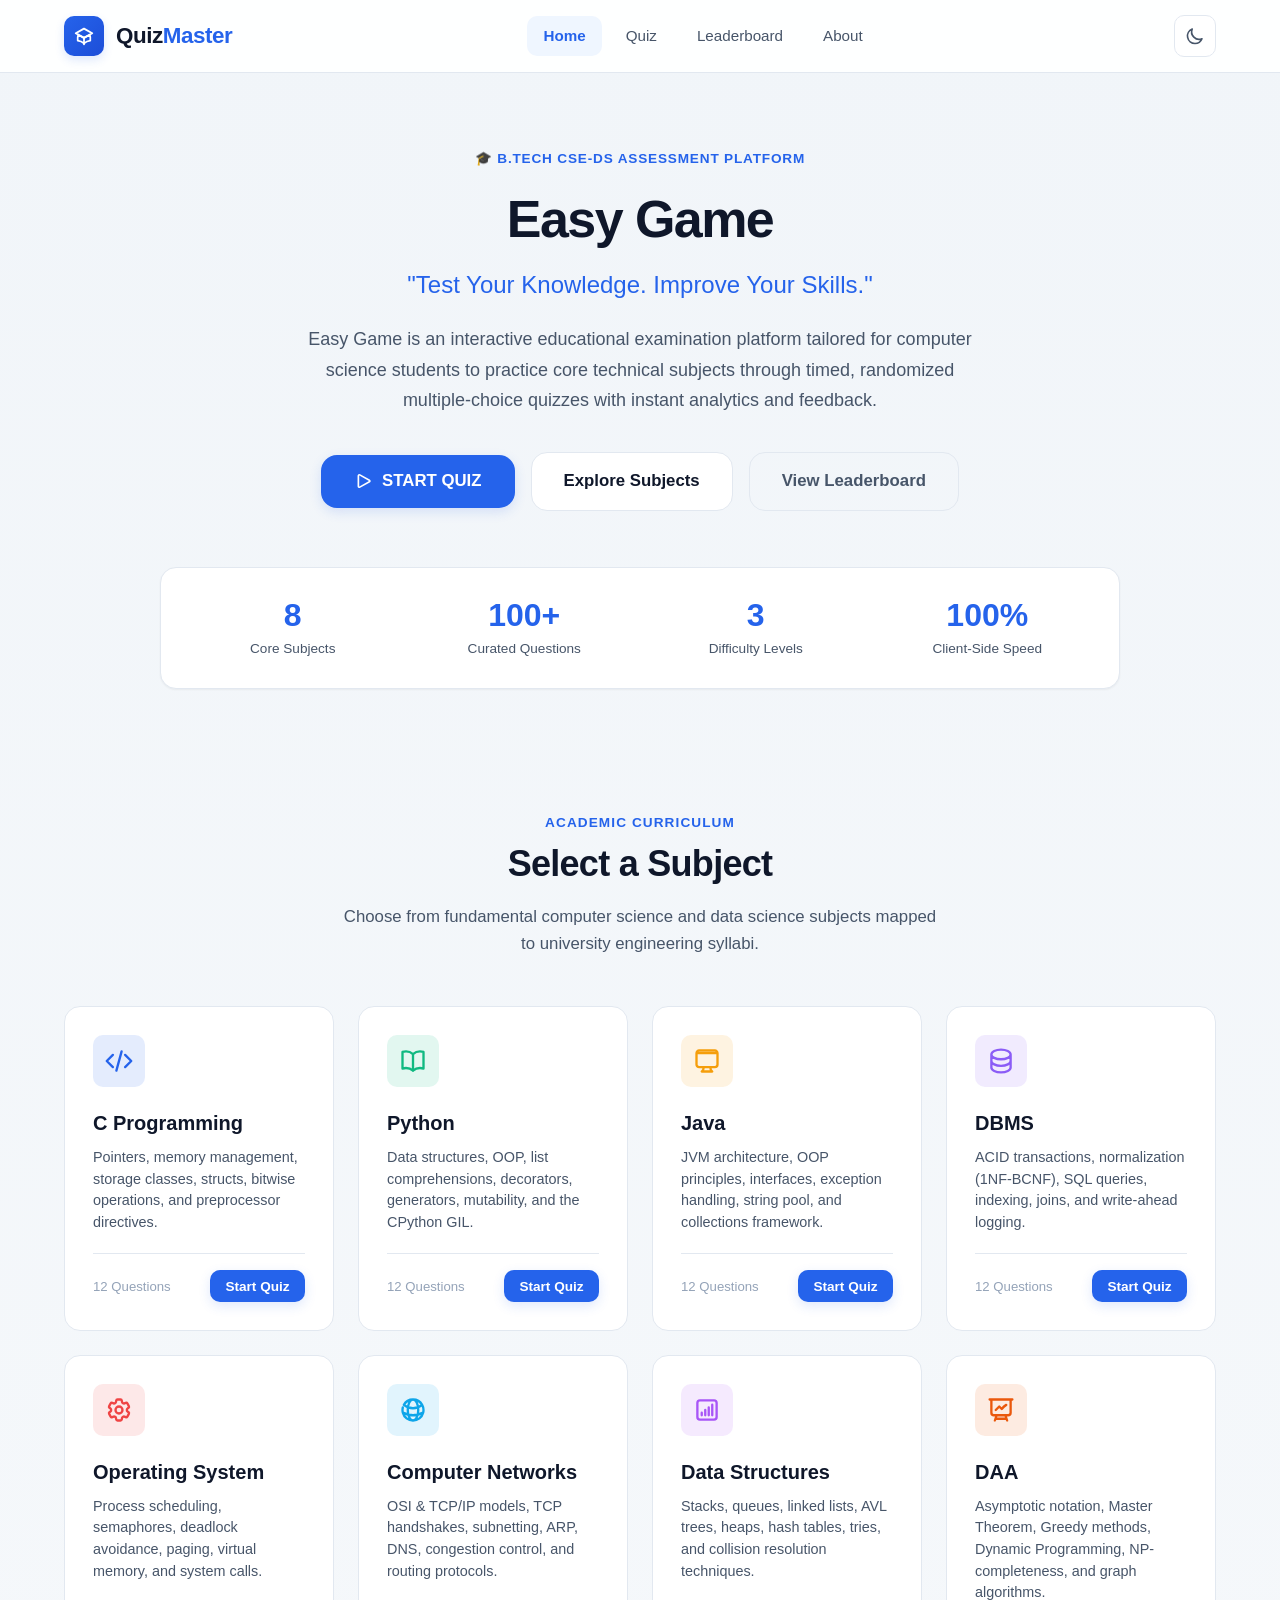
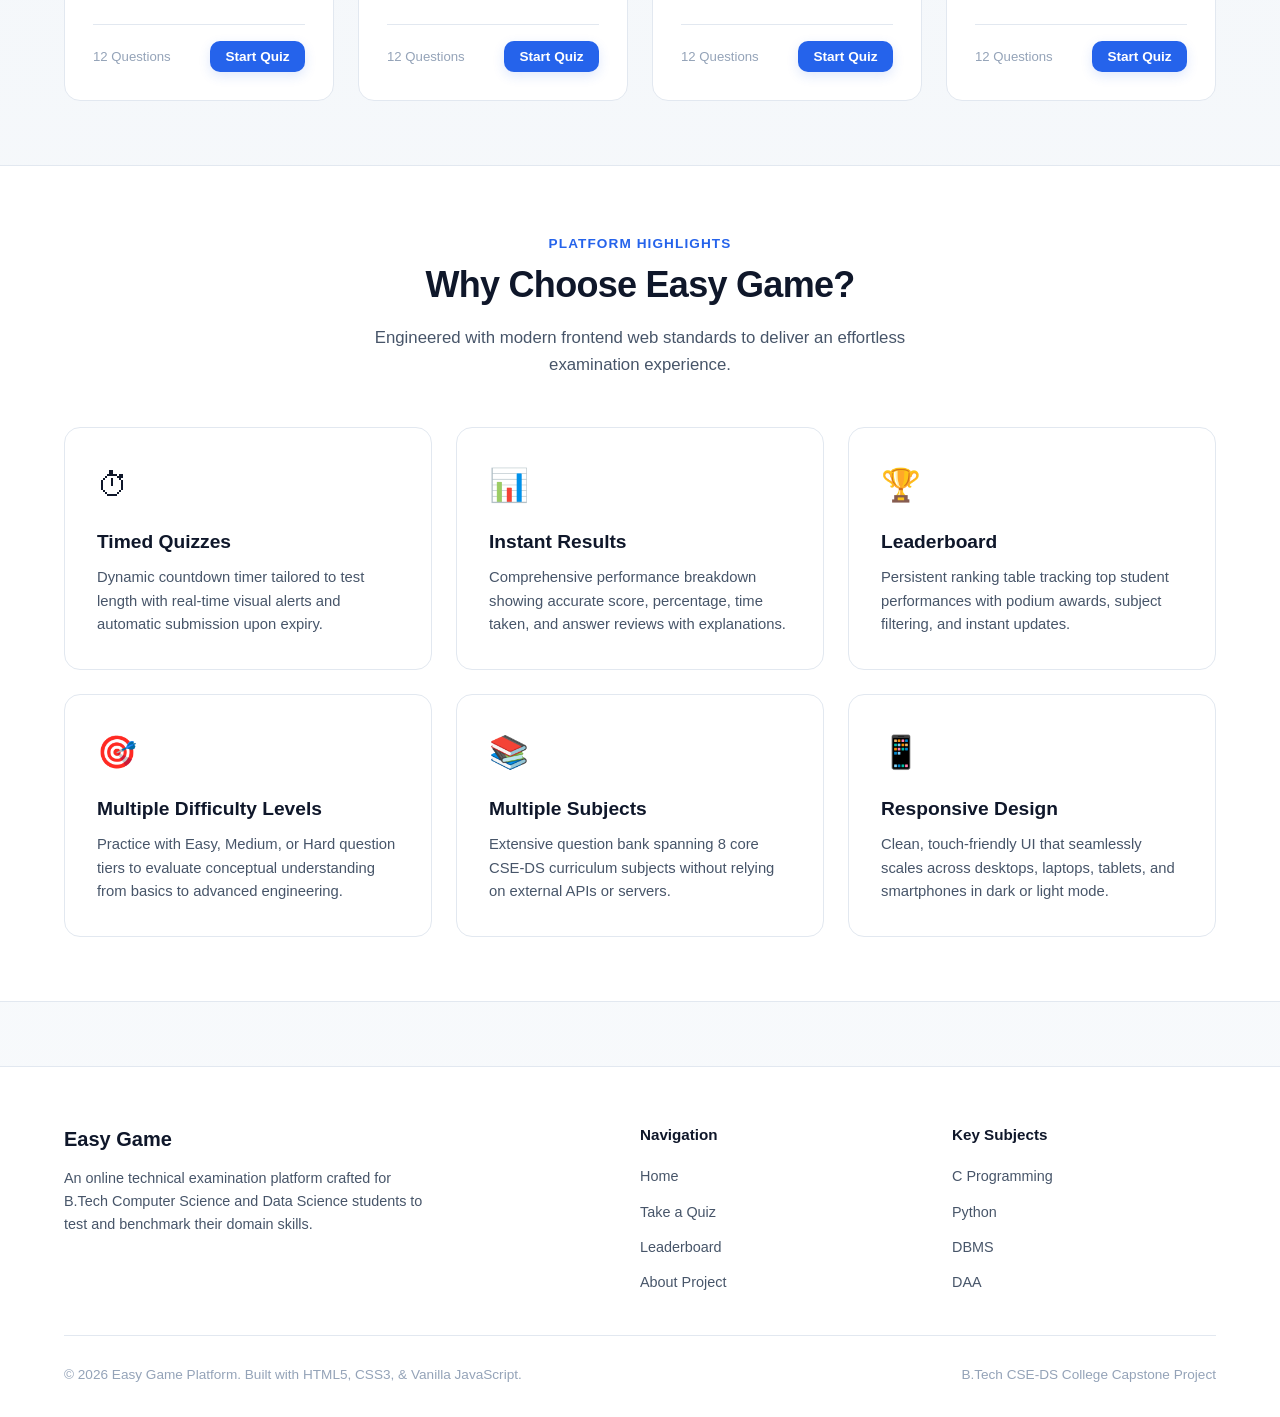
<file: Quiz/index.html>
<!DOCTYPE html>
<html lang="en">
<head>
  <meta charset="UTF-8">
  <meta name="viewport" content="width=device-width, initial-scale=1.0">
  <title>Easy Game – Online Quiz Platform</title>
  <meta name="description" content="Interactive online quiz platform for B.Tech CSE-DS students with timed technical tests, instant results, and leaderboard.">
  <meta property="og:title" content="Easy Game – Online Quiz Platform">
  <meta property="og:description" content="Interactive online quiz platform for B.Tech CSE-DS students with timed technical tests, instant results, and leaderboard.">
  <meta property="og:type" content="website">
  <meta name="twitter:card" content="summary_large_image">
  <link rel="stylesheet" href="style.css">
</head>
<body>

  <!-- Top Navigation Header -->
  <header class="header">
    <div class="container nav-container">
      <a href="index.html" class="brand-logo" aria-label="Easy Game Home">
        <div class="brand-icon">
          <!-- Graduation Cap Icon -->
          <svg xmlns="http://www.w3.org/2000/svg" fill="none" viewBox="0 0 24 24" stroke-width="2" stroke="currentColor">
            <path stroke-linecap="round" stroke-linejoin="round" d="M12 14l9-5-9-5-9 5 9 5z" />
            <path stroke-linecap="round" stroke-linejoin="round" d="M12 14l6.16-3.422a12.083 12.083 0 01.665 6.479A11.952 11.952 0 0012 20.055a11.952 11.952 0 00-6.824-2.998 12.078 12.078 0 01.665-6.479L12 14z" />
            <path stroke-linecap="round" stroke-linejoin="round" d="M12 14v7" />
          </svg>
        </div>
        <span>Quiz<span class="brand-accent">Master</span></span>
      </a>

      <nav>
        <ul class="nav-menu">
          <li><a href="index.html" class="nav-link active">Home</a></li>
          <li><a href="#" class="nav-link trigger-quiz-setup">Quiz</a></li>
          <li><a href="leaderboard.html" class="nav-link">Leaderboard</a></li>
          <li><a href="about.html" class="nav-link">About</a></li>
        </ul>
      </nav>

      <div class="nav-actions">
        <button type="button" class="theme-toggle-btn" aria-label="Toggle theme">
          <svg xmlns="http://www.w3.org/2000/svg" fill="none" viewBox="0 0 24 24" stroke-width="2" stroke="currentColor">
            <path stroke-linecap="round" stroke-linejoin="round" d="M20.354 15.354A9 9 0 018.646 3.646 9.003 9.003 0 0012 21a9.003 9.003 0 008.354-5.646z" />
          </svg>
        </button>
        <button type="button" class="hamburger-btn" aria-label="Toggle navigation menu">
          <span class="hamburger-line"></span>
          <span class="hamburger-line"></span>
          <span class="hamburger-line"></span>
        </button>
      </div>
    </div>
  </header>

  <main>
    <!-- Hero Section -->
    <section class="hero-section">
      <div class="container">
        <div class="hero-badge">
          🎓 B.Tech CSE-DS Assessment Platform
        </div>
        <h1 class="hero-title">Easy Game</h1>
        <h2 class="hero-subtitle">"Test Your Knowledge. Improve Your Skills."</h2>
        <p class="hero-description">
          Easy Game is an interactive educational examination platform tailored for computer science students to practice core technical subjects through timed, randomized multiple-choice quizzes with instant analytics and feedback.
        </p>

        <div class="hero-cta-group">
          <button type="button" class="btn btn-primary btn-lg trigger-quiz-setup">
            <!-- Play / Start Icon -->
            <svg xmlns="http://www.w3.org/2000/svg" width="20" height="20" fill="none" viewBox="0 0 24 24" stroke-width="2" stroke="currentColor">
              <path stroke-linecap="round" stroke-linejoin="round" d="M5.25 5.653c0-.856.917-1.398 1.667-.986l11.54 6.348a1.125 1.125 0 010 1.971l-11.54 6.347a1.125 1.125 0 01-1.667-.985V5.653z" />
            </svg>
            START QUIZ
          </button>
          <a href="#subjectsSection" class="btn btn-secondary btn-lg">Explore Subjects</a>
          <a href="leaderboard.html" class="btn btn-outline btn-lg">View Leaderboard</a>
        </div>

        <!-- Metrics Strip -->
        <div class="hero-stats-bar">
          <div class="stat-item">
            <div class="stat-number">8</div>
            <div class="stat-label">Core Subjects</div>
          </div>
          <div class="stat-item">
            <div class="stat-number">100+</div>
            <div class="stat-label">Curated Questions</div>
          </div>
          <div class="stat-item">
            <div class="stat-number">3</div>
            <div class="stat-label">Difficulty Levels</div>
          </div>
          <div class="stat-item">
            <div class="stat-number">100%</div>
            <div class="stat-label">Client-Side Speed</div>
          </div>
        </div>
      </div>
    </section>

    <!-- Subjects Section -->
    <section class="section" id="subjectsSection">
      <div class="container">
        <div class="section-header">
          <span class="section-kicker">Academic Curriculum</span>
          <h2 class="section-title">Select a Subject</h2>
          <p class="section-subtitle">
            Choose from fundamental computer science and data science subjects mapped to university engineering syllabi.
          </p>
        </div>

        <div class="subjects-grid">
          <!-- 1. C Programming -->
          <article class="subject-card">
            <div class="subject-icon-box" style="background: rgba(37, 99, 235, 0.12); color: #2563eb;">
              <svg xmlns="http://www.w3.org/2000/svg" width="28" height="28" fill="none" viewBox="0 0 24 24" stroke-width="2" stroke="currentColor">
                <path stroke-linecap="round" stroke-linejoin="round" d="M17.25 6.75L22.5 12l-5.25 5.25m-10.5 0L1.5 12l5.25-5.25m7.5-3l-4.5 16.5" />
              </svg>
            </div>
            <h3 class="subject-title">C Programming</h3>
            <p class="subject-desc">Pointers, memory management, storage classes, structs, bitwise operations, and preprocessor directives.</p>
            <div class="subject-footer">
              <span class="subject-meta">12 Questions</span>
              <button type="button" class="btn btn-primary btn-sm trigger-quiz-setup" data-subject="C Programming">Start Quiz</button>
            </div>
          </article>

          <!-- 2. Python -->
          <article class="subject-card">
            <div class="subject-icon-box" style="background: rgba(16, 185, 129, 0.12); color: #10b981;">
              <svg xmlns="http://www.w3.org/2000/svg" width="28" height="28" fill="none" viewBox="0 0 24 24" stroke-width="2" stroke="currentColor">
                <path stroke-linecap="round" stroke-linejoin="round" d="M12 6.042A8.967 8.967 0 006 3.75c-1.052 0-2.062.18-3 .512v14.25A8.987 8.987 0 016 18c2.305 0 4.408.867 6 2.292m0-14.25a8.966 8.966 0 016-2.292c1.052 0 2.062.18 3 .512v14.25A8.987 8.987 0 0018 18a8.967 8.967 0 00-6 2.292m0-14.25v14.25" />
              </svg>
            </div>
            <h3 class="subject-title">Python</h3>
            <p class="subject-desc">Data structures, OOP, list comprehensions, decorators, generators, mutability, and the CPython GIL.</p>
            <div class="subject-footer">
              <span class="subject-meta">12 Questions</span>
              <button type="button" class="btn btn-primary btn-sm trigger-quiz-setup" data-subject="Python">Start Quiz</button>
            </div>
          </article>

          <!-- 3. Java -->
          <article class="subject-card">
            <div class="subject-icon-box" style="background: rgba(245, 158, 11, 0.12); color: #f59e0b;">
              <svg xmlns="http://www.w3.org/2000/svg" width="28" height="28" fill="none" viewBox="0 0 24 24" stroke-width="2" stroke="currentColor">
                <path stroke-linecap="round" stroke-linejoin="round" d="M9 17.25v1.007a3 3 0 01-.879 2.122L7.5 21h9l-.621-.621A3 3 0 0115 18.257V17.25m6-12V15a2.25 2.25 0 01-2.25 2.25H5.25A2.25 2.25 0 013 15V5.25m18 0A2.25 2.25 0 0018.75 3H5.25A2.25 2.25 0 003 5.25m18 0H3" />
              </svg>
            </div>
            <h3 class="subject-title">Java</h3>
            <p class="subject-desc">JVM architecture, OOP principles, interfaces, exception handling, string pool, and collections framework.</p>
            <div class="subject-footer">
              <span class="subject-meta">12 Questions</span>
              <button type="button" class="btn btn-primary btn-sm trigger-quiz-setup" data-subject="Java">Start Quiz</button>
            </div>
          </article>

          <!-- 4. DBMS -->
          <article class="subject-card">
            <div class="subject-icon-box" style="background: rgba(139, 92, 246, 0.12); color: #8b5cf6;">
              <svg xmlns="http://www.w3.org/2000/svg" width="28" height="28" fill="none" viewBox="0 0 24 24" stroke-width="2" stroke="currentColor">
                <path stroke-linecap="round" stroke-linejoin="round" d="M20.25 6.375c0 2.278-3.694 4.125-8.25 4.125S3.75 8.653 3.75 6.375m16.5 0c0-2.278-3.694-4.125-8.25-4.125S3.75 4.097 3.75 6.375m16.5 0v11.25c0 2.278-3.694 4.125-8.25 4.125s-8.25-1.847-8.25-4.125V6.375m16.5 5.625c0 2.278-3.694 4.125-8.25 4.125s-8.25-1.847-8.25-4.125" />
              </svg>
            </div>
            <h3 class="subject-title">DBMS</h3>
            <p class="subject-desc">ACID transactions, normalization (1NF-BCNF), SQL queries, indexing, joins, and write-ahead logging.</p>
            <div class="subject-footer">
              <span class="subject-meta">12 Questions</span>
              <button type="button" class="btn btn-primary btn-sm trigger-quiz-setup" data-subject="DBMS">Start Quiz</button>
            </div>
          </article>

          <!-- 5. Operating System -->
          <article class="subject-card">
            <div class="subject-icon-box" style="background: rgba(239, 68, 68, 0.12); color: #ef4444;">
              <svg xmlns="http://www.w3.org/2000/svg" width="28" height="28" fill="none" viewBox="0 0 24 24" stroke-width="2" stroke="currentColor">
                <path stroke-linecap="round" stroke-linejoin="round" d="M9.594 3.94c.09-.542.56-.94 1.11-.94h2.593c.55 0 1.02.398 1.11.94l.213 1.281c.063.374.313.686.645.87.074.04.147.083.22.127.324.196.72.257 1.075.124l1.217-.456a1.125 1.125 0 011.37.49l1.296 2.247a1.125 1.125 0 01-.26 1.431l-1.003.827c-.293.24-.438.613-.431.992a6.759 6.759 0 010 .255c-.007.378.138.75.43.99l1.005.828c.424.35.534.954.26 1.43l-1.298 2.247a1.125 1.125 0 01-1.369.491l-1.217-.456c-.355-.133-.75-.072-1.076.124a6.57 6.57 0 01-.22.128c-.331.183-.581.495-.644.869l-.213 1.28c-.09.543-.56.941-1.11.941h-2.594c-.55 0-1.02-.398-1.11-.94l-.213-1.281c-.062-.374-.312-.686-.644-.87a6.52 6.52 0 01-.22-.127c-.325-.196-.72-.257-1.076-.124l-1.217.456a1.125 1.125 0 01-1.369-.49l-1.297-2.247a1.125 1.125 0 01.26-1.431l1.004-.827c.292-.24.437-.613.43-.992a6.932 6.932 0 010-.255c.007-.378-.138-.75-.43-.99l-1.004-.828a1.125 1.125 0 01-.26-1.43l1.297-2.247a1.125 1.125 0 011.37-.491l1.216.456c.356.133.751.072 1.076-.124.072-.044.146-.087.22-.128.332-.183.582-.495.644-.869l.214-1.281z" />
                <path stroke-linecap="round" stroke-linejoin="round" d="M15 12a3 3 0 11-6 0 3 3 0 016 0z" />
              </svg>
            </div>
            <h3 class="subject-title">Operating System</h3>
            <p class="subject-desc">Process scheduling, semaphores, deadlock avoidance, paging, virtual memory, and system calls.</p>
            <div class="subject-footer">
              <span class="subject-meta">12 Questions</span>
              <button type="button" class="btn btn-primary btn-sm trigger-quiz-setup" data-subject="Operating System">Start Quiz</button>
            </div>
          </article>

          <!-- 6. Computer Networks -->
          <article class="subject-card">
            <div class="subject-icon-box" style="background: rgba(14, 165, 233, 0.12); color: #0ea5e9;">
              <svg xmlns="http://www.w3.org/2000/svg" width="28" height="28" fill="none" viewBox="0 0 24 24" stroke-width="2" stroke="currentColor">
                <path stroke-linecap="round" stroke-linejoin="round" d="M12 21a9.004 9.004 0 008.716-6.747M12 21a9.004 9.004 0 01-8.716-6.747M12 21c2.485 0 4.5-4.03 4.5-9S14.485 3 12 3m0 18c-2.485 0-4.5-4.03-4.5-9S9.515 3 12 3m0 0a8.997 8.997 0 017.843 4.582M12 3a8.997 8.997 0 00-7.843 4.582m15.686 0A11.953 11.953 0 0112 10.5c-2.998 0-5.74-1.1-7.843-2.918m15.686 0A8.959 8.959 0 0121 12c0 .778-.099 1.533-.284 2.253m0 0A17.919 17.919 0 0112 16.5c-3.162 0-6.133-.815-8.716-2.247m0 0A9.015 9.015 0 013 12c0-.778.099-1.533.284-2.253" />
              </svg>
            </div>
            <h3 class="subject-title">Computer Networks</h3>
            <p class="subject-desc">OSI & TCP/IP models, TCP handshakes, subnetting, ARP, DNS, congestion control, and routing protocols.</p>
            <div class="subject-footer">
              <span class="subject-meta">12 Questions</span>
              <button type="button" class="btn btn-primary btn-sm trigger-quiz-setup" data-subject="Computer Networks">Start Quiz</button>
            </div>
          </article>

          <!-- 7. Data Structures -->
          <article class="subject-card">
            <div class="subject-icon-box" style="background: rgba(168, 85, 247, 0.12); color: #a855f7;">
              <svg xmlns="http://www.w3.org/2000/svg" width="28" height="28" fill="none" viewBox="0 0 24 24" stroke-width="2" stroke="currentColor">
                <path stroke-linecap="round" stroke-linejoin="round" d="M7.5 14.25v2.25m3-4.5v4.5m3-6.75v6.75m3-9v9M6 20.25h12A2.25 2.25 0 0020.25 18V6A2.25 2.25 0 0018 3.75H6A2.25 2.25 0 003.75 6v12A2.25 2.25 0 006 20.25z" />
              </svg>
            </div>
            <h3 class="subject-title">Data Structures</h3>
            <p class="subject-desc">Stacks, queues, linked lists, AVL trees, heaps, hash tables, tries, and collision resolution techniques.</p>
            <div class="subject-footer">
              <span class="subject-meta">12 Questions</span>
              <button type="button" class="btn btn-primary btn-sm trigger-quiz-setup" data-subject="Data Structures">Start Quiz</button>
            </div>
          </article>

          <!-- 8. DAA -->
          <article class="subject-card">
            <div class="subject-icon-box" style="background: rgba(234, 88, 12, 0.12); color: #ea580c;">
              <svg xmlns="http://www.w3.org/2000/svg" width="28" height="28" fill="none" viewBox="0 0 24 24" stroke-width="2" stroke="currentColor">
                <path stroke-linecap="round" stroke-linejoin="round" d="M3.75 3v11.25A2.25 2.25 0 006 16.5h2.25M3.75 3h-1.5m1.5 0h16.5m0 0h1.5m-1.5 0v11.25A2.25 2.25 0 0118 16.5h-2.25m-7.5 0h7.5m-7.5 0l-1 3m8.5-3l1 3m0 0l.5 1.5m-.5-1.5h-9.5m0 0l-.5 1.5m.75-9l3-3 2.148 2.148A12.061 12.061 0 0116.5 7.605" />
              </svg>
            </div>
            <h3 class="subject-title">DAA</h3>
            <p class="subject-desc">Asymptotic notation, Master Theorem, Greedy methods, Dynamic Programming, NP-completeness, and graph algorithms.</p>
            <div class="subject-footer">
              <span class="subject-meta">12 Questions</span>
              <button type="button" class="btn btn-primary btn-sm trigger-quiz-setup" data-subject="DAA">Start Quiz</button>
            </div>
          </article>
        </div>
      </div>
    </section>

    <!-- Why Choose Easy Game Section -->
    <section class="section" style="background: var(--card-bg); border-top: 1px solid var(--border-color); border-bottom: 1px solid var(--border-color);">
      <div class="container">
        <div class="section-header">
          <span class="section-kicker">Platform Highlights</span>
          <h2 class="section-title">Why Choose Easy Game?</h2>
          <p class="section-subtitle">
            Engineered with modern frontend web standards to deliver an effortless examination experience.
          </p>
        </div>

        <div class="features-grid">
          <!-- 1. Timed Quizzes -->
          <div class="feature-card">
            <span class="feature-icon-wrapper">⏱</span>
            <h3 class="feature-title">Timed Quizzes</h3>
            <p class="feature-text">Dynamic countdown timer tailored to test length with real-time visual alerts and automatic submission upon expiry.</p>
          </div>

          <!-- 2. Instant Results -->
          <div class="feature-card">
            <span class="feature-icon-wrapper">📊</span>
            <h3 class="feature-title">Instant Results</h3>
            <p class="feature-text">Comprehensive performance breakdown showing accurate score, percentage, time taken, and answer reviews with explanations.</p>
          </div>

          <!-- 3. Leaderboard -->
          <div class="feature-card">
            <span class="feature-icon-wrapper">🏆</span>
            <h3 class="feature-title">Leaderboard</h3>
            <p class="feature-text">Persistent ranking table tracking top student performances with podium awards, subject filtering, and instant updates.</p>
          </div>

          <!-- 4. Multiple Difficulty Levels -->
          <div class="feature-card">
            <span class="feature-icon-wrapper">🎯</span>
            <h3 class="feature-title">Multiple Difficulty Levels</h3>
            <p class="feature-text">Practice with Easy, Medium, or Hard question tiers to evaluate conceptual understanding from basics to advanced engineering.</p>
          </div>

          <!-- 5. Multiple Subjects -->
          <div class="feature-card">
            <span class="feature-icon-wrapper">📚</span>
            <h3 class="feature-title">Multiple Subjects</h3>
            <p class="feature-text">Extensive question bank spanning 8 core CSE-DS curriculum subjects without relying on external APIs or servers.</p>
          </div>

          <!-- 6. Responsive Design -->
          <div class="feature-card">
            <span class="feature-icon-wrapper">📱</span>
            <h3 class="feature-title">Responsive Design</h3>
            <p class="feature-text">Clean, touch-friendly UI that seamlessly scales across desktops, laptops, tablets, and smartphones in dark or light mode.</p>
          </div>
        </div>
      </div>
    </section>
  </main>

  <!-- Quiz Setup Modal Interface -->
  <div class="modal-overlay" id="quizSetupModal" role="dialog" aria-modal="true" aria-labelledby="modalTitle">
    <div class="modal-content">
      <div class="modal-header">
        <h2 class="modal-title" id="modalTitle">Configure Your Quiz</h2>
        <button type="button" class="modal-close-btn" id="closeModalBtn" aria-label="Close dialog">✕</button>
      </div>

      <form id="quizSetupForm" class="modal-body">
        <!-- Student Name -->
        <div class="form-group">
          <label for="studentNameInput" class="form-label">Enter Your Name *</label>
          <input type="text" id="studentNameInput" class="form-input" placeholder="e.g. John Doe" required autocomplete="name">
          <div class="form-error-msg" id="nameError">Please enter your name to proceed.</div>
        </div>

        <!-- Subject Selection -->
        <div class="form-group">
          <label for="subjectSelect" class="form-label">Subject *</label>
          <select id="subjectSelect" class="form-select" required>
            <option value="C Programming">C Programming</option>
            <option value="Python">Python</option>
            <option value="Java">Java</option>
            <option value="DBMS">DBMS</option>
            <option value="Operating System">Operating System</option>
            <option value="Computer Networks">Computer Networks</option>
            <option value="Data Structures">Data Structures</option>
            <option value="DAA">DAA (Design and Analysis of Algorithms)</option>
          </select>
        </div>

        <!-- Difficulty Selection -->
        <div class="form-group">
          <label class="form-label">Difficulty Level</label>
          <div class="segmented-grid">
            <button type="button" class="segmented-btn diff-btn" data-value="Easy">Easy</button>
            <button type="button" class="segmented-btn diff-btn active" data-value="Medium">Medium</button>
            <button type="button" class="segmented-btn diff-btn" data-value="Hard">Hard</button>
          </div>
        </div>

        <!-- Question Count Selection -->
        <div class="form-group">
          <label class="form-label">Number of Questions</label>
          <div class="segmented-grid">
            <button type="button" class="segmented-btn count-btn" data-value="5">5 Questions (5 min)</button>
            <button type="button" class="segmented-btn count-btn active" data-value="10">10 Questions (10 min)</button>
            <button type="button" class="segmented-btn count-btn" data-value="15">15 Questions (15 min)</button>
          </div>
        </div>

        <!-- Submit Button -->
        <button type="submit" class="btn btn-primary btn-lg" style="width: 100%; margin-top: 1rem;">
          <!-- Launch Icon -->
          <svg xmlns="http://www.w3.org/2000/svg" width="20" height="20" fill="none" viewBox="0 0 24 24" stroke-width="2" stroke="currentColor">
            <path stroke-linecap="round" stroke-linejoin="round" d="M15.59 14.37a6 6 0 01-5.84 7.38v-4.8m5.84-2.58a14.98 14.98 0 006.16-12.12A14.98 14.98 0 009.631 8.41m5.96 5.96a14.926 14.926 0 01-5.841 2.58m-.119-8.54a6 6 0 00-7.381 5.84h4.8m2.581-5.84a14.927 14.927 0 00-2.58 5.84m2.699 2.7c-.103.021-.207.041-.311.06a15.09 15.09 0 01-2.448-2.448 14.9 14.9 0 01.06-.312m0 0L21 3" />
          </svg>
          Start Quiz
        </button>
      </form>
    </div>
  </div>

  <!-- Footer -->
  <footer class="footer">
    <div class="container">
      <div class="footer-top">
        <div class="footer-brand">
          <div class="footer-brand-title">
            <span>Easy Game</span>
          </div>
          <p class="footer-desc">
            An online technical examination platform crafted for B.Tech Computer Science and Data Science students to test and benchmark their domain skills.
          </p>
        </div>

        <div>
          <h4 class="footer-col-title">Navigation</h4>
          <ul class="footer-links">
            <li><a href="index.html" class="footer-link">Home</a></li>
            <li><a href="#" class="footer-link trigger-quiz-setup">Take a Quiz</a></li>
            <li><a href="leaderboard.html" class="footer-link">Leaderboard</a></li>
            <li><a href="about.html" class="footer-link">About Project</a></li>
          </ul>
        </div>

        <div>
          <h4 class="footer-col-title">Key Subjects</h4>
          <ul class="footer-links">
            <li><a href="#" class="footer-link trigger-quiz-setup" data-subject="C Programming">C Programming</a></li>
            <li><a href="#" class="footer-link trigger-quiz-setup" data-subject="Python">Python</a></li>
            <li><a href="#" class="footer-link trigger-quiz-setup" data-subject="DBMS">DBMS</a></li>
            <li><a href="#" class="footer-link trigger-quiz-setup" data-subject="DAA">DAA</a></li>
          </ul>
        </div>
      </div>

      <div class="footer-bottom">
        <div>&copy; 2026 Easy Game Platform. Built with HTML5, CSS3, & Vanilla JavaScript.</div>
        <div>B.Tech CSE-DS College Capstone Project</div>
      </div>
    </div>
  </footer>

  <script src="script.js"></script>
</body>
</html>
</file>
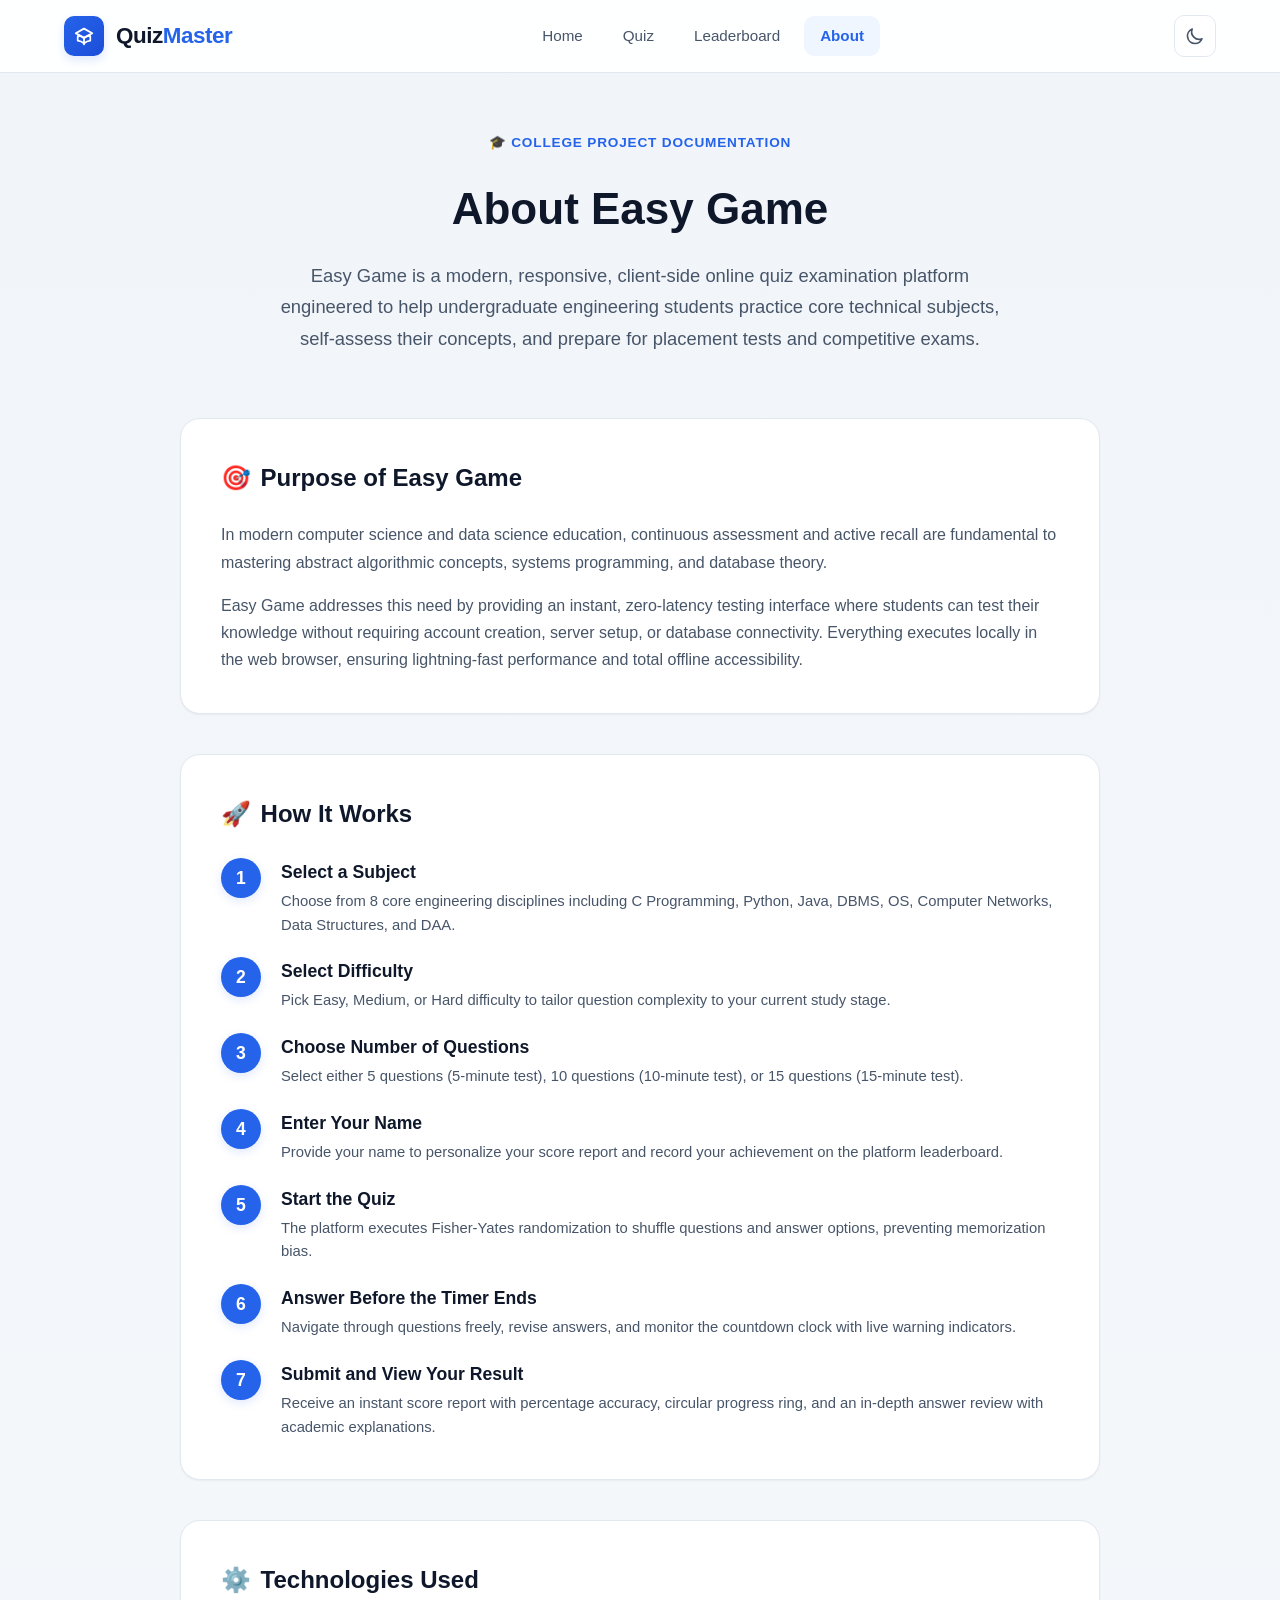
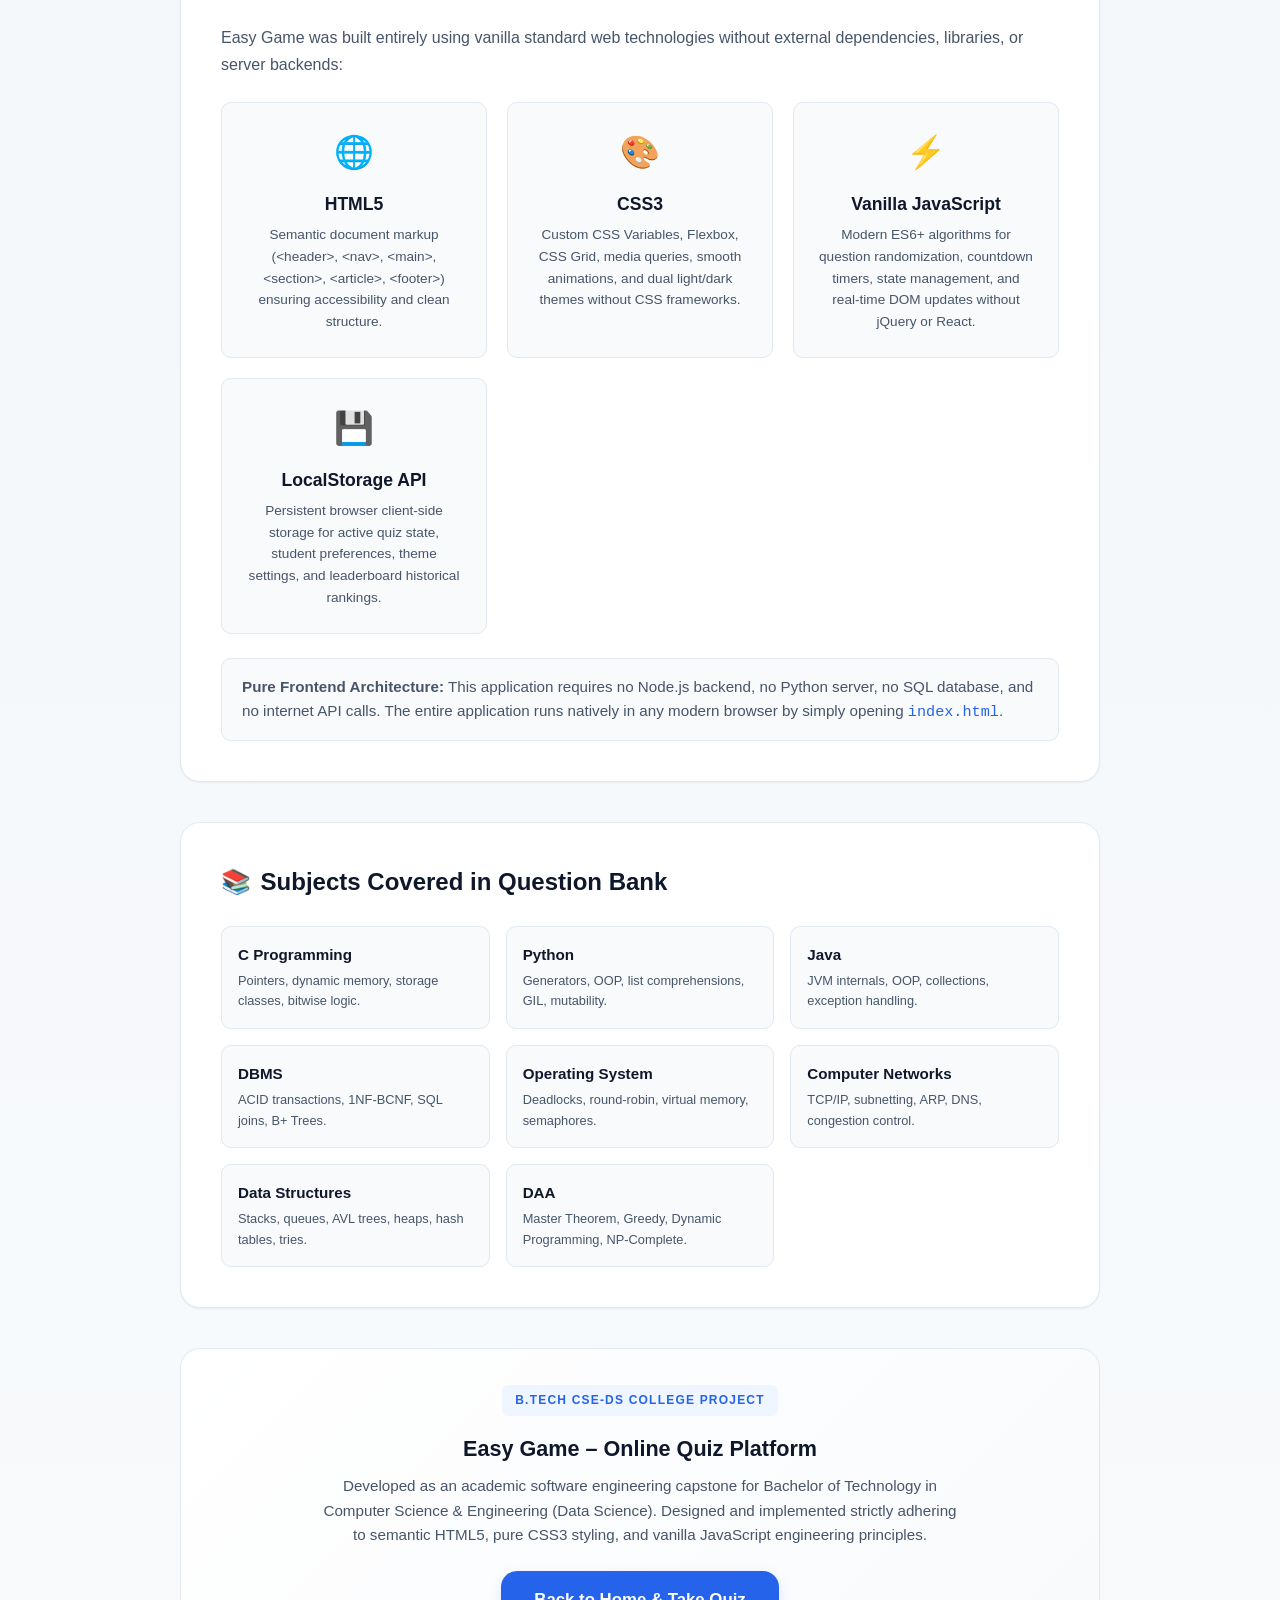
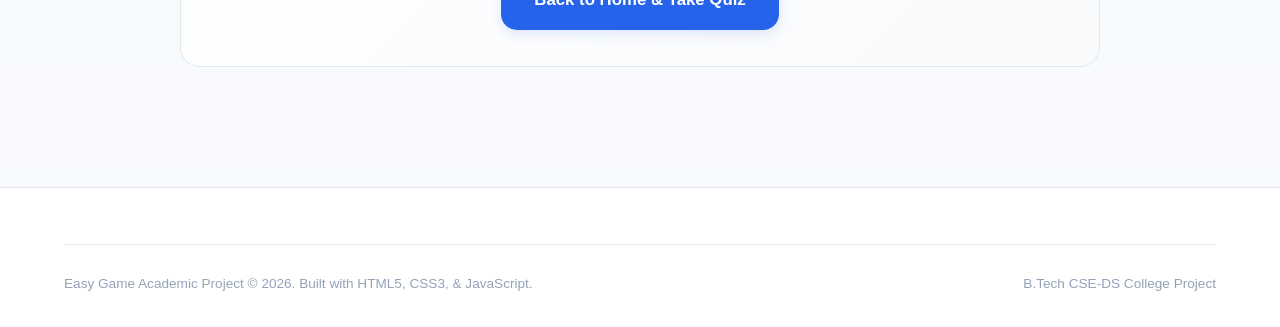
<file: Quiz/about.html>
<!DOCTYPE html>
<html lang="en">
<head>
  <meta charset="UTF-8">
  <meta name="viewport" content="width=device-width, initial-scale=1.0">
  <title>About Easy Game – Academic Project</title>
  <meta name="description" content="Overview and technical architecture of Easy Game – B.Tech CSE-DS College Project.">
  <link rel="stylesheet" href="style.css">
</head>
<body>

  <!-- Top Navigation Header -->
  <header class="header">
    <div class="container nav-container">
      <a href="index.html" class="brand-logo" aria-label="Easy Game Home">
        <div class="brand-icon">
          <svg xmlns="http://www.w3.org/2000/svg" fill="none" viewBox="0 0 24 24" stroke-width="2" stroke="currentColor">
            <path stroke-linecap="round" stroke-linejoin="round" d="M12 14l9-5-9-5-9 5 9 5z" />
            <path stroke-linecap="round" stroke-linejoin="round" d="M12 14l6.16-3.422a12.083 12.083 0 01.665 6.479A11.952 11.952 0 0012 20.055a11.952 11.952 0 00-6.824-2.998 12.078 12.078 0 01.665-6.479L12 14z" />
            <path stroke-linecap="round" stroke-linejoin="round" d="M12 14v7" />
          </svg>
        </div>
        <span>Quiz<span class="brand-accent">Master</span></span>
      </a>

      <nav>
        <ul class="nav-menu">
          <li><a href="index.html" class="nav-link">Home</a></li>
          <li><a href="index.html" class="nav-link">Quiz</a></li>
          <li><a href="leaderboard.html" class="nav-link">Leaderboard</a></li>
          <li><a href="about.html" class="nav-link active">About</a></li>
        </ul>
      </nav>

      <div class="nav-actions">
        <button type="button" class="theme-toggle-btn" aria-label="Toggle theme">
          <svg xmlns="http://www.w3.org/2000/svg" fill="none" viewBox="0 0 24 24" stroke-width="2" stroke="currentColor">
            <path stroke-linecap="round" stroke-linejoin="round" d="M20.354 15.354A9 9 0 018.646 3.646 9.003 9.003 0 0012 21a9.003 9.003 0 008.354-5.646z" />
          </svg>
        </button>
        <button type="button" class="hamburger-btn" aria-label="Toggle navigation menu">
          <span class="hamburger-line"></span>
          <span class="hamburger-line"></span>
          <span class="hamburger-line"></span>
        </button>
      </div>
    </div>
  </header>

  <main>
    <div class="about-wrapper">
      <!-- Page Hero Header -->
      <section class="about-hero">
        <div class="hero-badge">🎓 College Project Documentation</div>
        <h1 class="about-title">About Easy Game</h1>
        <p class="about-intro">
          Easy Game is a modern, responsive, client-side online quiz examination platform engineered to help undergraduate engineering students practice core technical subjects, self-assess their concepts, and prepare for placement tests and competitive exams.
        </p>
      </section>

      <!-- Section: Purpose & Overview -->
      <section class="about-section-block">
        <h2 class="about-block-title">
          <span>🎯</span> Purpose of Easy Game
        </h2>
        <p style="color: var(--text-secondary); line-height: 1.7; margin-bottom: 1rem;">
          In modern computer science and data science education, continuous assessment and active recall are fundamental to mastering abstract algorithmic concepts, systems programming, and database theory.
        </p>
        <p style="color: var(--text-secondary); line-height: 1.7;">
          Easy Game addresses this need by providing an instant, zero-latency testing interface where students can test their knowledge without requiring account creation, server setup, or database connectivity. Everything executes locally in the web browser, ensuring lightning-fast performance and total offline accessibility.
        </p>
      </section>

      <!-- Section: How It Works (7 Steps) -->
      <section class="about-section-block">
        <h2 class="about-block-title">
          <span>🚀</span> How It Works
        </h2>
        <div class="workflow-steps">
          <div class="step-item">
            <div class="step-number">1</div>
            <div class="step-content">
              <h4>Select a Subject</h4>
              <p>Choose from 8 core engineering disciplines including C Programming, Python, Java, DBMS, OS, Computer Networks, Data Structures, and DAA.</p>
            </div>
          </div>

          <div class="step-item">
            <div class="step-number">2</div>
            <div class="step-content">
              <h4>Select Difficulty</h4>
              <p>Pick Easy, Medium, or Hard difficulty to tailor question complexity to your current study stage.</p>
            </div>
          </div>

          <div class="step-item">
            <div class="step-number">3</div>
            <div class="step-content">
              <h4>Choose Number of Questions</h4>
              <p>Select either 5 questions (5-minute test), 10 questions (10-minute test), or 15 questions (15-minute test).</p>
            </div>
          </div>

          <div class="step-item">
            <div class="step-number">4</div>
            <div class="step-content">
              <h4>Enter Your Name</h4>
              <p>Provide your name to personalize your score report and record your achievement on the platform leaderboard.</p>
            </div>
          </div>

          <div class="step-item">
            <div class="step-number">5</div>
            <div class="step-content">
              <h4>Start the Quiz</h4>
              <p>The platform executes Fisher-Yates randomization to shuffle questions and answer options, preventing memorization bias.</p>
            </div>
          </div>

          <div class="step-item">
            <div class="step-number">6</div>
            <div class="step-content">
              <h4>Answer Before the Timer Ends</h4>
              <p>Navigate through questions freely, revise answers, and monitor the countdown clock with live warning indicators.</p>
            </div>
          </div>

          <div class="step-item">
            <div class="step-number">7</div>
            <div class="step-content">
              <h4>Submit and View Your Result</h4>
              <p>Receive an instant score report with percentage accuracy, circular progress ring, and an in-depth answer review with academic explanations.</p>
            </div>
          </div>
        </div>
      </section>

      <!-- Section: Technologies Used -->
      <section class="about-section-block">
        <h2 class="about-block-title">
          <span>⚙️</span> Technologies Used
        </h2>
        <p style="color: var(--text-secondary); margin-bottom: 1.5rem; line-height: 1.7;">
          Easy Game was built entirely using vanilla standard web technologies without external dependencies, libraries, or server backends:
        </p>

        <div class="tech-grid">
          <div class="tech-card">
            <div class="tech-icon">🌐</div>
            <div class="tech-name">HTML5</div>
            <div class="tech-desc">Semantic document markup (&lt;header&gt;, &lt;nav&gt;, &lt;main&gt;, &lt;section&gt;, &lt;article&gt;, &lt;footer&gt;) ensuring accessibility and clean structure.</div>
          </div>

          <div class="tech-card">
            <div class="tech-icon">🎨</div>
            <div class="tech-name">CSS3</div>
            <div class="tech-desc">Custom CSS Variables, Flexbox, CSS Grid, media queries, smooth animations, and dual light/dark themes without CSS frameworks.</div>
          </div>

          <div class="tech-card">
            <div class="tech-icon">⚡</div>
            <div class="tech-name">Vanilla JavaScript</div>
            <div class="tech-desc">Modern ES6+ algorithms for question randomization, countdown timers, state management, and real-time DOM updates without jQuery or React.</div>
          </div>

          <div class="tech-card">
            <div class="tech-icon">💾</div>
            <div class="tech-name">LocalStorage API</div>
            <div class="tech-desc">Persistent browser client-side storage for active quiz state, student preferences, theme settings, and leaderboard historical rankings.</div>
          </div>
        </div>

        <div style="margin-top: 1.5rem; padding: 1rem 1.25rem; background: var(--bg-color); border: 1px solid var(--border-color); border-radius: var(--radius-md); font-size: 0.95rem; color: var(--text-secondary);">
          <strong>Pure Frontend Architecture:</strong> This application requires no Node.js backend, no Python server, no SQL database, and no internet API calls. The entire application runs natively in any modern browser by simply opening <code style="color: var(--primary); font-family: var(--font-mono);">index.html</code>.
        </div>
      </section>

      <!-- Section: Subjects Covered -->
      <section class="about-section-block">
        <h2 class="about-block-title">
          <span>📚</span> Subjects Covered in Question Bank
        </h2>
        <div class="syllabus-grid">
          <div class="syllabus-item">
            <div class="syllabus-name">C Programming</div>
            <div class="syllabus-topics">Pointers, dynamic memory, storage classes, bitwise logic.</div>
          </div>
          <div class="syllabus-item">
            <div class="syllabus-name">Python</div>
            <div class="syllabus-topics">Generators, OOP, list comprehensions, GIL, mutability.</div>
          </div>
          <div class="syllabus-item">
            <div class="syllabus-name">Java</div>
            <div class="syllabus-topics">JVM internals, OOP, collections, exception handling.</div>
          </div>
          <div class="syllabus-item">
            <div class="syllabus-name">DBMS</div>
            <div class="syllabus-topics">ACID transactions, 1NF-BCNF, SQL joins, B+ Trees.</div>
          </div>
          <div class="syllabus-item">
            <div class="syllabus-name">Operating System</div>
            <div class="syllabus-topics">Deadlocks, round-robin, virtual memory, semaphores.</div>
          </div>
          <div class="syllabus-item">
            <div class="syllabus-name">Computer Networks</div>
            <div class="syllabus-topics">TCP/IP, subnetting, ARP, DNS, congestion control.</div>
          </div>
          <div class="syllabus-item">
            <div class="syllabus-name">Data Structures</div>
            <div class="syllabus-topics">Stacks, queues, AVL trees, heaps, hash tables, tries.</div>
          </div>
          <div class="syllabus-item">
            <div class="syllabus-name">DAA</div>
            <div class="syllabus-topics">Master Theorem, Greedy, Dynamic Programming, NP-Complete.</div>
          </div>
        </div>
      </section>

      <!-- College Project Info Box -->
      <section class="project-credits-box">
        <span class="credits-badge">B.Tech CSE-DS College Project</span>
        <h3 class="credits-title">Easy Game – Online Quiz Platform</h3>
        <p class="credits-desc">
          Developed as an academic software engineering capstone for Bachelor of Technology in Computer Science & Engineering (Data Science). Designed and implemented strictly adhering to semantic HTML5, pure CSS3 styling, and vanilla JavaScript engineering principles.
        </p>
        <div style="margin-top: 1.5rem;">
          <a href="index.html" class="btn btn-primary btn-lg">Back to Home & Take Quiz</a>
        </div>
      </section>
    </div>
  </main>

  <!-- Footer -->
  <footer class="footer">
    <div class="container">
      <div class="footer-bottom">
        <div>Easy Game Academic Project &copy; 2026. Built with HTML5, CSS3, & JavaScript.</div>
        <div>B.Tech CSE-DS College Project</div>
      </div>
    </div>
  </footer>

  <script src="script.js"></script>
</body>
</html>
</file>
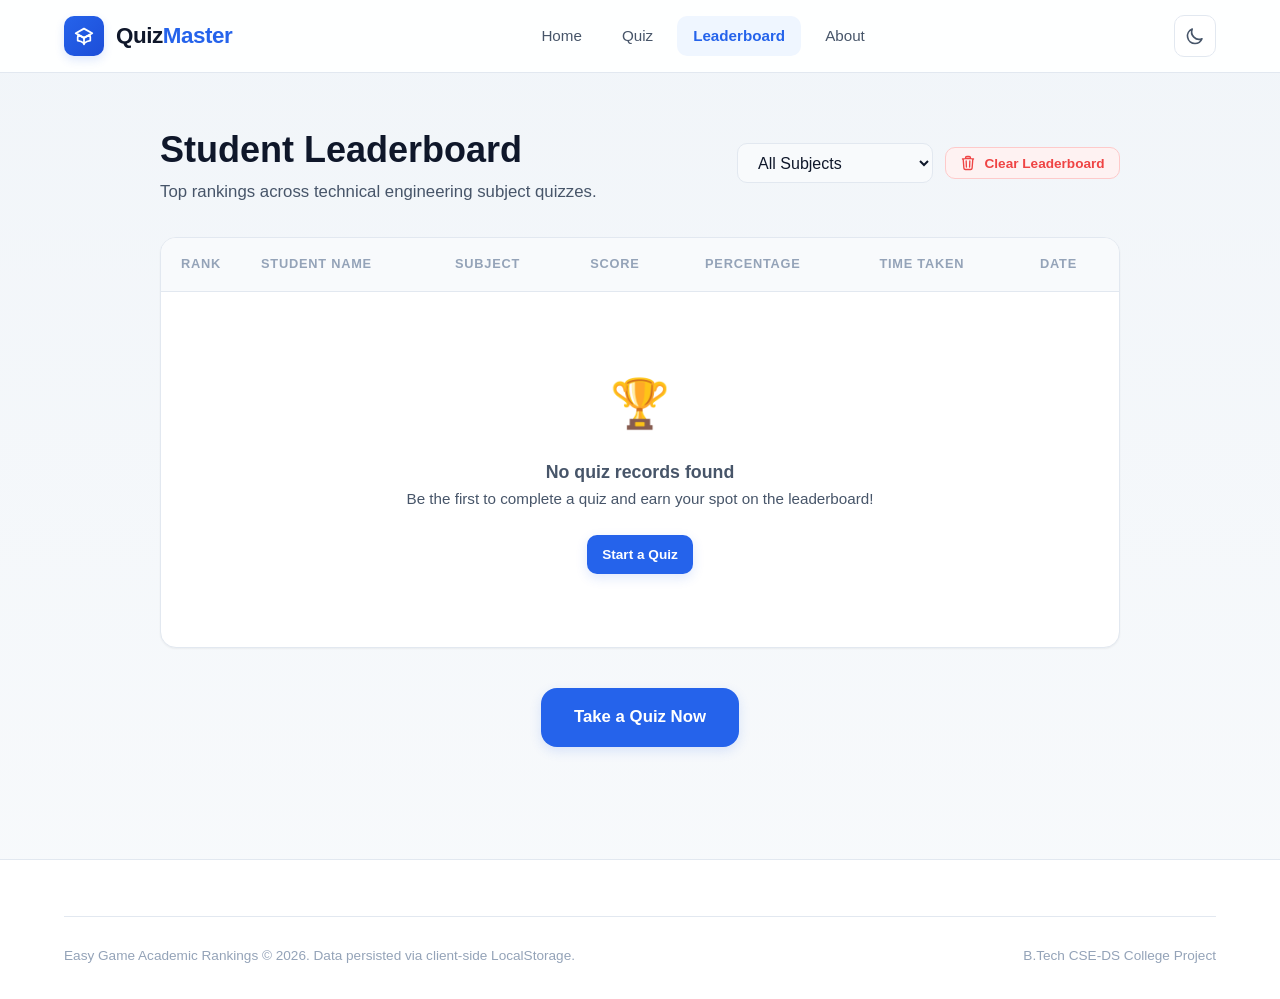
<file: Quiz/leaderboard.html>
<!DOCTYPE html>
<html lang="en">
<head>
  <meta charset="UTF-8">
  <meta name="viewport" content="width=device-width, initial-scale=1.0">
  <title>Leaderboard – Easy Game</title>
  <meta name="description" content="Easy Game student rankings and performance leaderboard.">
  <link rel="stylesheet" href="style.css">
</head>
<body>

  <!-- Top Navigation Header -->
  <header class="header">
    <div class="container nav-container">
      <a href="index.html" class="brand-logo" aria-label="Easy Game Home">
        <div class="brand-icon">
          <svg xmlns="http://www.w3.org/2000/svg" fill="none" viewBox="0 0 24 24" stroke-width="2" stroke="currentColor">
            <path stroke-linecap="round" stroke-linejoin="round" d="M12 14l9-5-9-5-9 5 9 5z" />
            <path stroke-linecap="round" stroke-linejoin="round" d="M12 14l6.16-3.422a12.083 12.083 0 01.665 6.479A11.952 11.952 0 0012 20.055a11.952 11.952 0 00-6.824-2.998 12.078 12.078 0 01.665-6.479L12 14z" />
            <path stroke-linecap="round" stroke-linejoin="round" d="M12 14v7" />
          </svg>
        </div>
        <span>Quiz<span class="brand-accent">Master</span></span>
      </a>

      <nav>
        <ul class="nav-menu">
          <li><a href="index.html" class="nav-link">Home</a></li>
          <li><a href="index.html" class="nav-link">Quiz</a></li>
          <li><a href="leaderboard.html" class="nav-link active">Leaderboard</a></li>
          <li><a href="about.html" class="nav-link">About</a></li>
        </ul>
      </nav>

      <div class="nav-actions">
        <button type="button" class="theme-toggle-btn" aria-label="Toggle theme">
          <svg xmlns="http://www.w3.org/2000/svg" fill="none" viewBox="0 0 24 24" stroke-width="2" stroke="currentColor">
            <path stroke-linecap="round" stroke-linejoin="round" d="M20.354 15.354A9 9 0 018.646 3.646 9.003 9.003 0 0012 21a9.003 9.003 0 008.354-5.646z" />
          </svg>
        </button>
        <button type="button" class="hamburger-btn" aria-label="Toggle navigation menu">
          <span class="hamburger-line"></span>
          <span class="hamburger-line"></span>
          <span class="hamburger-line"></span>
        </button>
      </div>
    </div>
  </header>

  <main>
    <div class="leaderboard-wrapper">
      <!-- Title & Actions Bar -->
      <div class="leaderboard-header-bar">
        <div>
          <h1 class="leaderboard-title">Student Leaderboard</h1>
          <p class="section-subtitle" style="margin-left: 0; text-align: left;">
            Top rankings across technical engineering subject quizzes.
          </p>
        </div>

        <div class="leaderboard-controls">
          <!-- Subject Filter -->
          <select id="leaderboardSubjectFilter" class="form-select" style="width: auto; padding: 0.6rem 1rem;">
            <option value="all">All Subjects</option>
            <option value="C Programming">C Programming</option>
            <option value="Python">Python</option>
            <option value="Java">Java</option>
            <option value="DBMS">DBMS</option>
            <option value="Operating System">Operating System</option>
            <option value="Computer Networks">Computer Networks</option>
            <option value="Data Structures">Data Structures</option>
            <option value="DAA">DAA</option>
          </select>

          <!-- Clear History Button -->
          <button type="button" class="btn btn-danger btn-sm" id="clearLeaderboardBtn">
            <!-- Trash Icon -->
            <svg xmlns="http://www.w3.org/2000/svg" width="16" height="16" fill="none" viewBox="0 0 24 24" stroke-width="2" stroke="currentColor">
              <path stroke-linecap="round" stroke-linejoin="round" d="M14.74 9l-.346 9m-4.788 0L9.26 9m9.968-3.21c.342.052.682.107 1.022.166m-1.022-.165L18.16 19.673a2.25 2.25 0 01-2.244 2.077H8.084a2.25 2.25 0 01-2.244-2.077L4.772 5.79m14.456 0a48.108 48.108 0 00-3.478-.397m-12 .562c.34-.059.68-.114 1.022-.165m0 0a48.11 48.11 0 013.478-.397m7.5 0v-.916c0-1.18-.91-2.164-2.09-2.201a51.964 51.964 0 00-3.32 0c-1.18.037-2.09 1.022-2.09 2.201v.916m7.5 0a48.667 48.667 0 00-7.5 0" />
            </svg>
            Clear Leaderboard
          </button>
        </div>
      </div>

      <!-- Top 3 Podium Container -->
      <div class="podium-container" id="podiumContainer">
        <!-- Injected via JavaScript -->
      </div>

      <!-- Leaderboard Data Table -->
      <div class="table-responsive">
        <table class="leaderboard-table">
          <thead>
            <tr>
              <th style="width: 70px;">Rank</th>
              <th>Student Name</th>
              <th>Subject</th>
              <th>Score</th>
              <th>Percentage</th>
              <th>Time Taken</th>
              <th>Date</th>
            </tr>
          </thead>
          <tbody id="leaderboardTableBody">
            <!-- Populated via JavaScript -->
          </tbody>
        </table>
      </div>

      <!-- Quick Action CTA -->
      <div style="text-align: center; margin-top: 2.5rem;">
        <a href="index.html" class="btn btn-primary btn-lg">
          Take a Quiz Now
        </a>
      </div>
    </div>
  </main>

  <!-- Footer -->
  <footer class="footer">
    <div class="container">
      <div class="footer-bottom">
        <div>Easy Game Academic Rankings &copy; 2026. Data persisted via client-side LocalStorage.</div>
        <div>B.Tech CSE-DS College Project</div>
      </div>
    </div>
  </footer>

  <script src="script.js"></script>
</body>
</html>
</file>
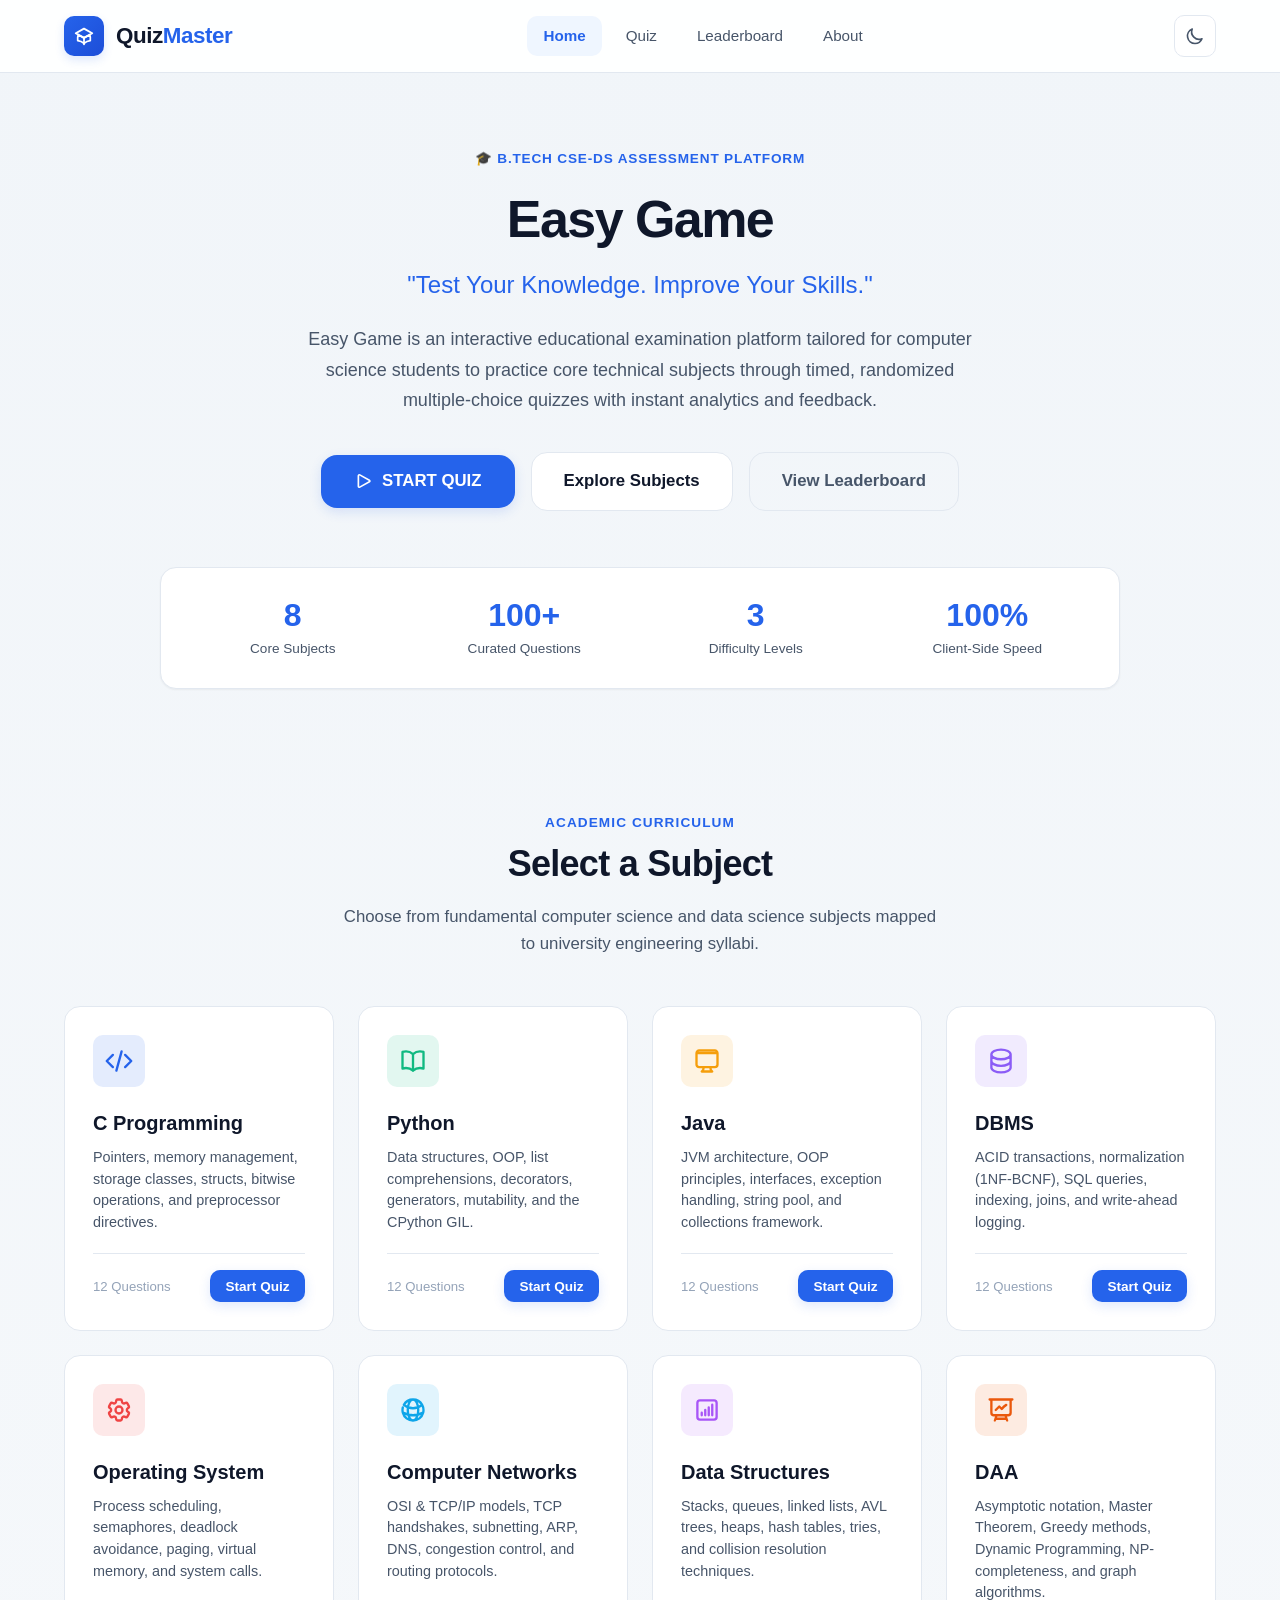
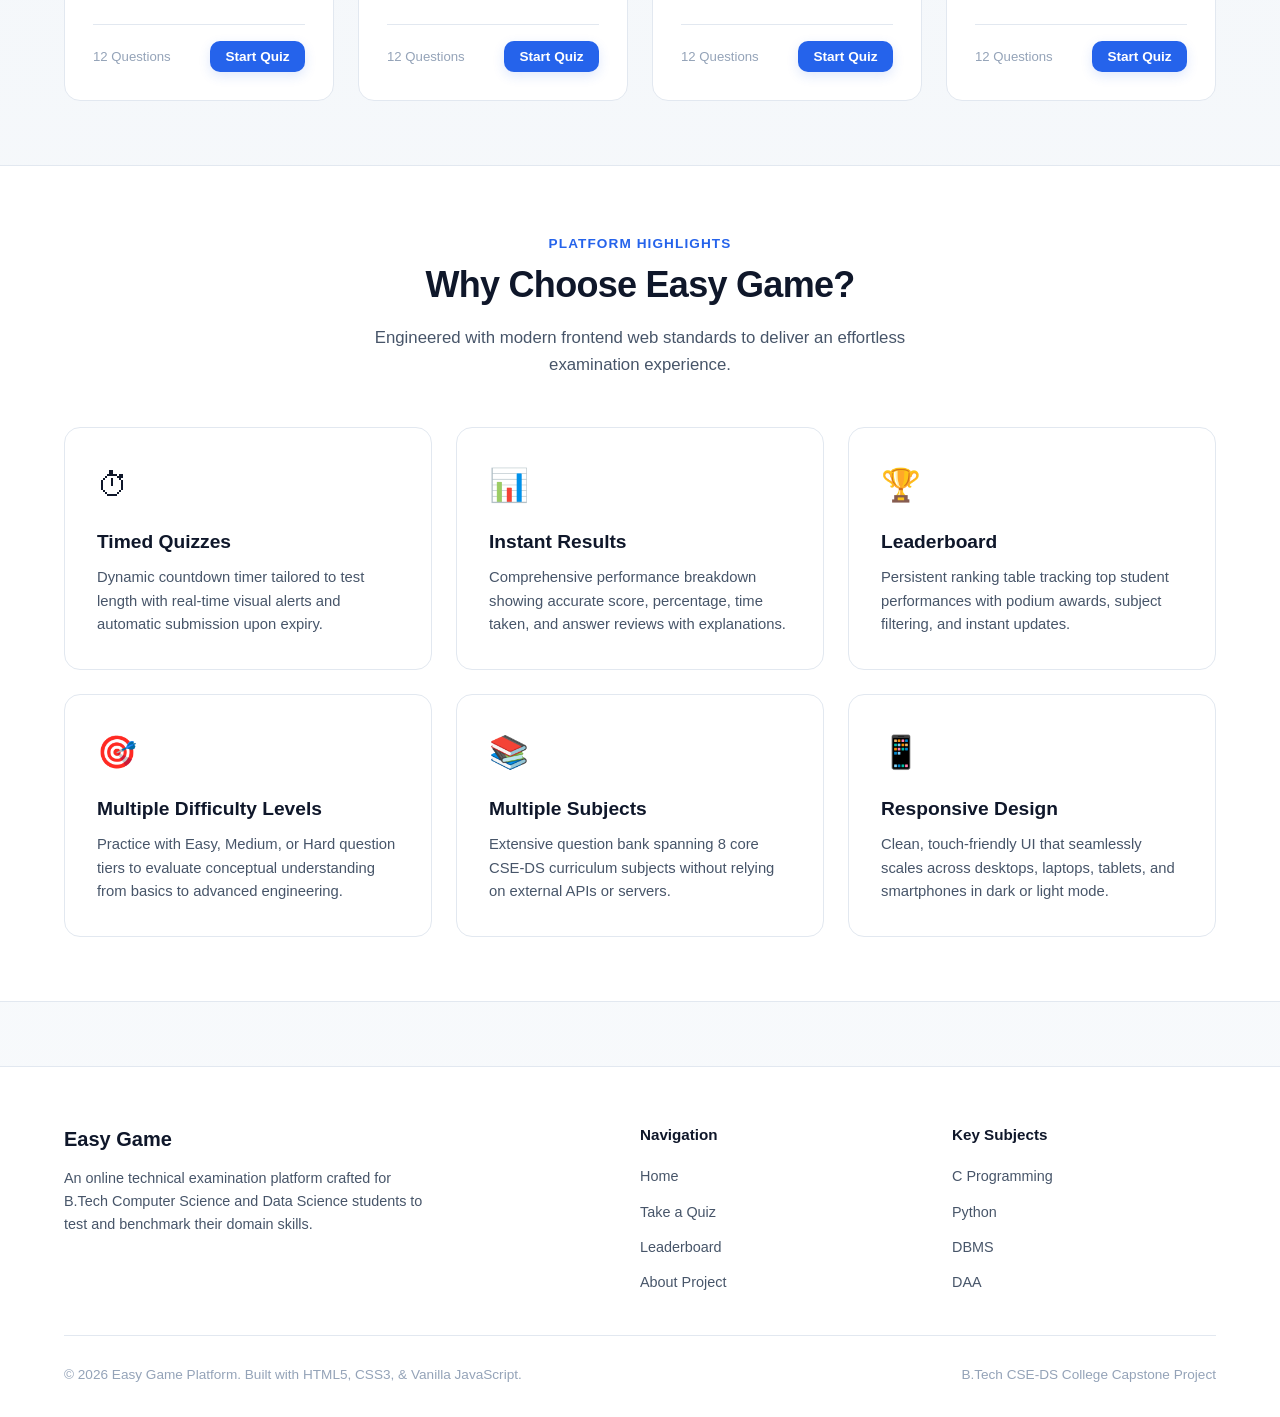
<file: Quiz/quiz.html>
<!DOCTYPE html>
<html lang="en">
<head>
  <meta charset="UTF-8">
  <meta name="viewport" content="width=device-width, initial-scale=1.0">
  <title>Active Quiz – Easy Game</title>
  <meta name="description" content="Online technical quiz examination in progress on Easy Game.">
  <link rel="stylesheet" href="style.css">
</head>
<body>

  <!-- Top Navigation Header -->
  <header class="header">
    <div class="container nav-container">
      <a href="index.html" class="brand-logo" aria-label="Easy Game Home">
        <div class="brand-icon">
          <svg xmlns="http://www.w3.org/2000/svg" fill="none" viewBox="0 0 24 24" stroke-width="2" stroke="currentColor">
            <path stroke-linecap="round" stroke-linejoin="round" d="M12 14l9-5-9-5-9 5 9 5z" />
            <path stroke-linecap="round" stroke-linejoin="round" d="M12 14l6.16-3.422a12.083 12.083 0 01.665 6.479A11.952 11.952 0 0012 20.055a11.952 11.952 0 00-6.824-2.998 12.078 12.078 0 01.665-6.479L12 14z" />
            <path stroke-linecap="round" stroke-linejoin="round" d="M12 14v7" />
          </svg>
        </div>
        <span>Quiz<span class="brand-accent">Master</span></span>
      </a>

      <nav>
        <ul class="nav-menu">
          <li><a href="index.html" class="nav-link">Home</a></li>
          <li><a href="quiz.html" class="nav-link active">Quiz</a></li>
          <li><a href="leaderboard.html" class="nav-link">Leaderboard</a></li>
          <li><a href="about.html" class="nav-link">About</a></li>
        </ul>
      </nav>

      <div class="nav-actions">
        <button type="button" class="theme-toggle-btn" aria-label="Toggle theme">
          <svg xmlns="http://www.w3.org/2000/svg" fill="none" viewBox="0 0 24 24" stroke-width="2" stroke="currentColor">
            <path stroke-linecap="round" stroke-linejoin="round" d="M20.354 15.354A9 9 0 018.646 3.646 9.003 9.003 0 0012 21a9.003 9.003 0 008.354-5.646z" />
          </svg>
        </button>
        <button type="button" class="hamburger-btn" aria-label="Toggle navigation menu">
          <span class="hamburger-line"></span>
          <span class="hamburger-line"></span>
          <span class="hamburger-line"></span>
        </button>
      </div>
    </div>
  </header>

  <main>
    <div class="quiz-wrapper" id="quizPageRoot">
      <!-- Top Quiz Information Banner -->
      <div class="quiz-top-bar">
        <div class="quiz-meta-group">
          <div class="quiz-meta-item">
            <span class="quiz-meta-label">Student</span>
            <span class="quiz-meta-value" id="displayStudentName">Student Name</span>
          </div>
          <div class="quiz-meta-item">
            <span class="quiz-meta-label">Subject</span>
            <span class="quiz-meta-value" id="displaySubject">Subject</span>
          </div>
          <div class="quiz-meta-item">
            <span class="quiz-meta-label">Difficulty</span>
            <span class="quiz-meta-value" id="displayDifficulty">Medium</span>
          </div>
        </div>

        <!-- Timer Display Box -->
        <div class="quiz-timer-box" id="quizTimerBox">
          <!-- Clock Icon -->
          <svg xmlns="http://www.w3.org/2000/svg" width="20" height="20" fill="none" viewBox="0 0 24 24" stroke-width="2" stroke="currentColor">
            <circle cx="12" cy="12" r="9"></circle>
            <path stroke-linecap="round" stroke-linejoin="round" d="M12 6v6l4 2" />
          </svg>
          <span id="timerDisplay">10:00</span>
        </div>
      </div>

      <!-- Linear Visual Progress Bar -->
      <div class="quiz-progress-track">
        <div class="quiz-progress-bar" id="quizProgressBar"></div>
      </div>

      <!-- Interactive Question Card -->
      <article class="question-card">
        <div class="question-header">
          <span class="question-number-badge" id="questionNumberBadge">Question 1 of 10</span>
          <span class="question-difficulty-tag tag-medium" id="questionDifficultyTag">Medium</span>
        </div>

        <h2 class="question-text" id="questionText">Loading question content...</h2>

        <!-- Interactive 4 Options List -->
        <div class="options-list" id="optionsList">
          <!-- Dynamically populated options A, B, C, D -->
        </div>
      </article>

      <!-- Question Action Buttons -->
      <div class="quiz-nav-actions">
        <button type="button" class="btn btn-secondary btn-lg" id="prevQuestionBtn">
          ← Previous
        </button>

        <button type="button" class="btn btn-primary btn-lg" id="nextQuestionBtn">
          Next Question →
        </button>
      </div>

      <!-- Question Palette / Quick Jump Grid -->
      <div class="palette-wrapper">
        <div class="palette-title">Question Navigation Palette</div>
        <div class="palette-grid" id="paletteGrid">
          <!-- Numbers 1..N dynamically injected -->
        </div>
      </div>
    </div>
  </main>

  <!-- Footer -->
  <footer class="footer">
    <div class="container">
      <div class="footer-bottom">
        <div>Easy Game Examination System &copy; 2026. All rights reserved.</div>
        <div>B.Tech CSE-DS College Project</div>
      </div>
    </div>
  </footer>

  <script src="script.js"></script>
</body>
</html>
</file>
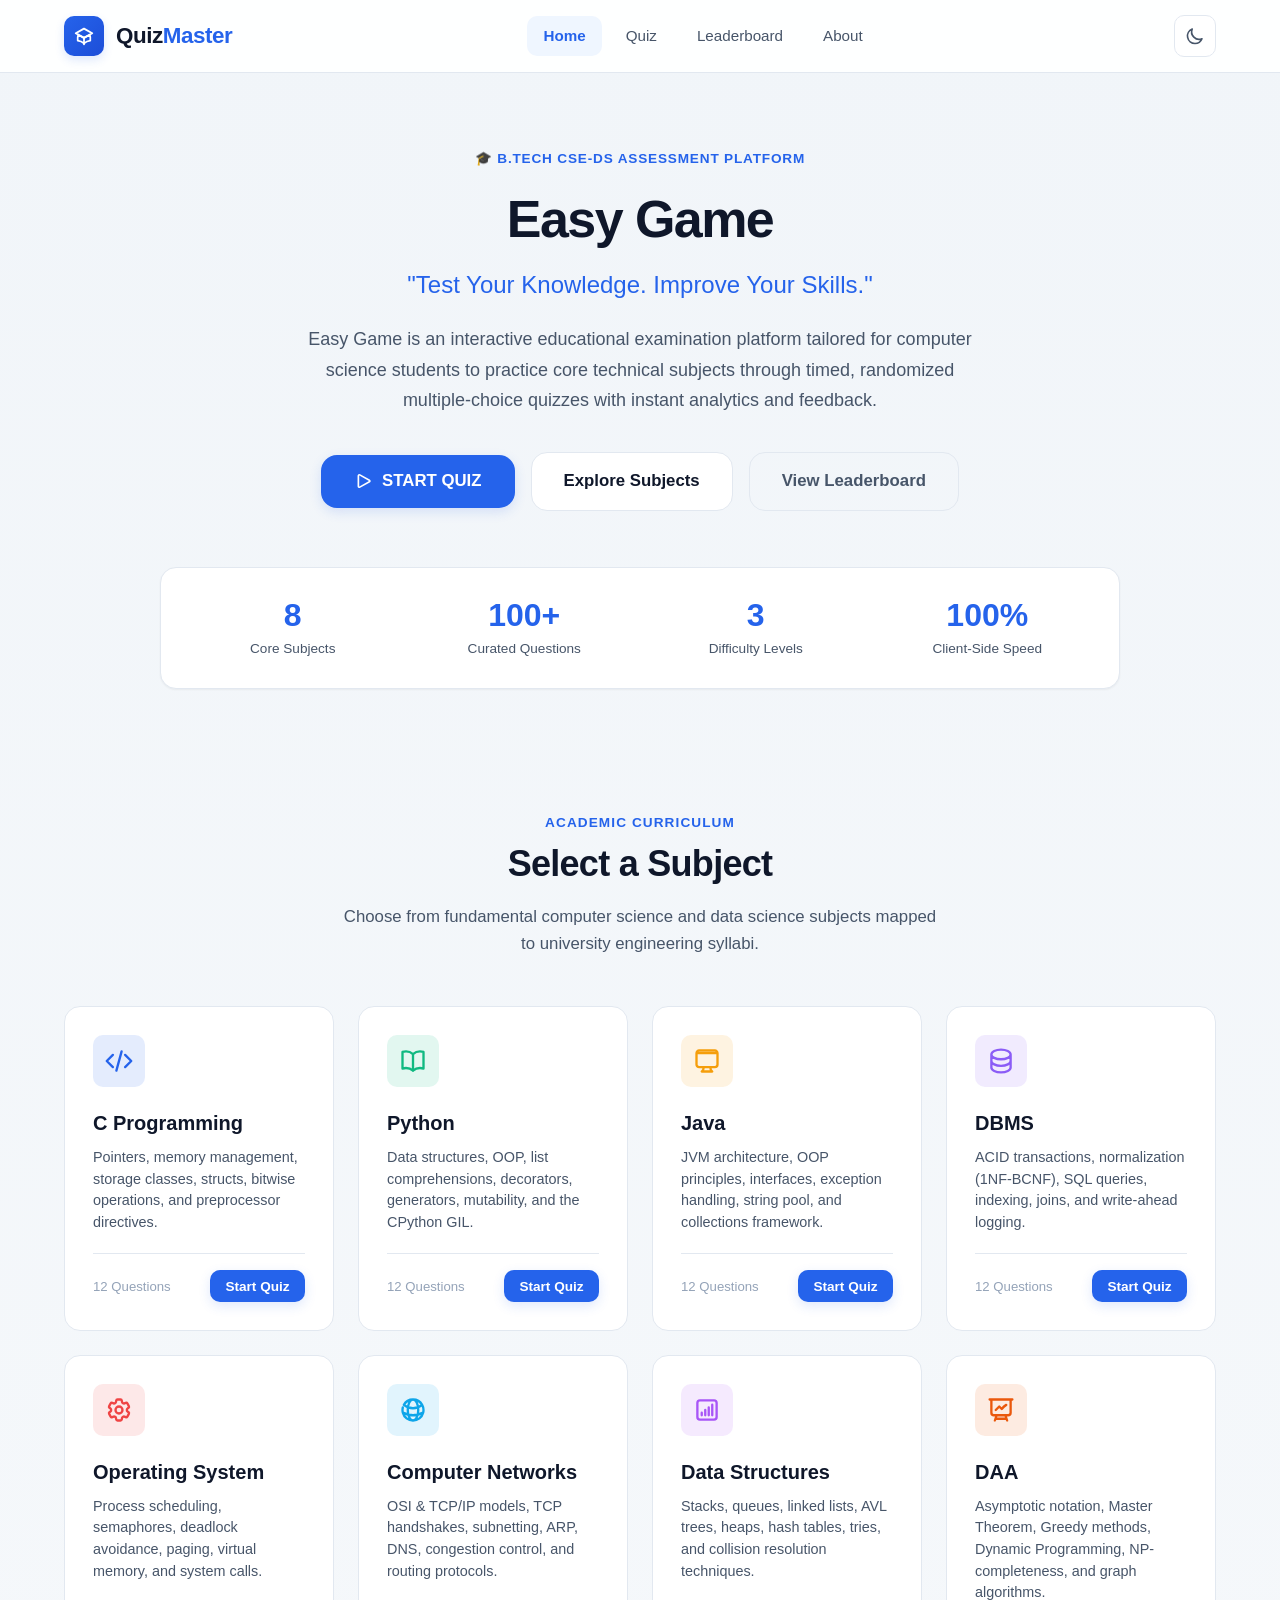
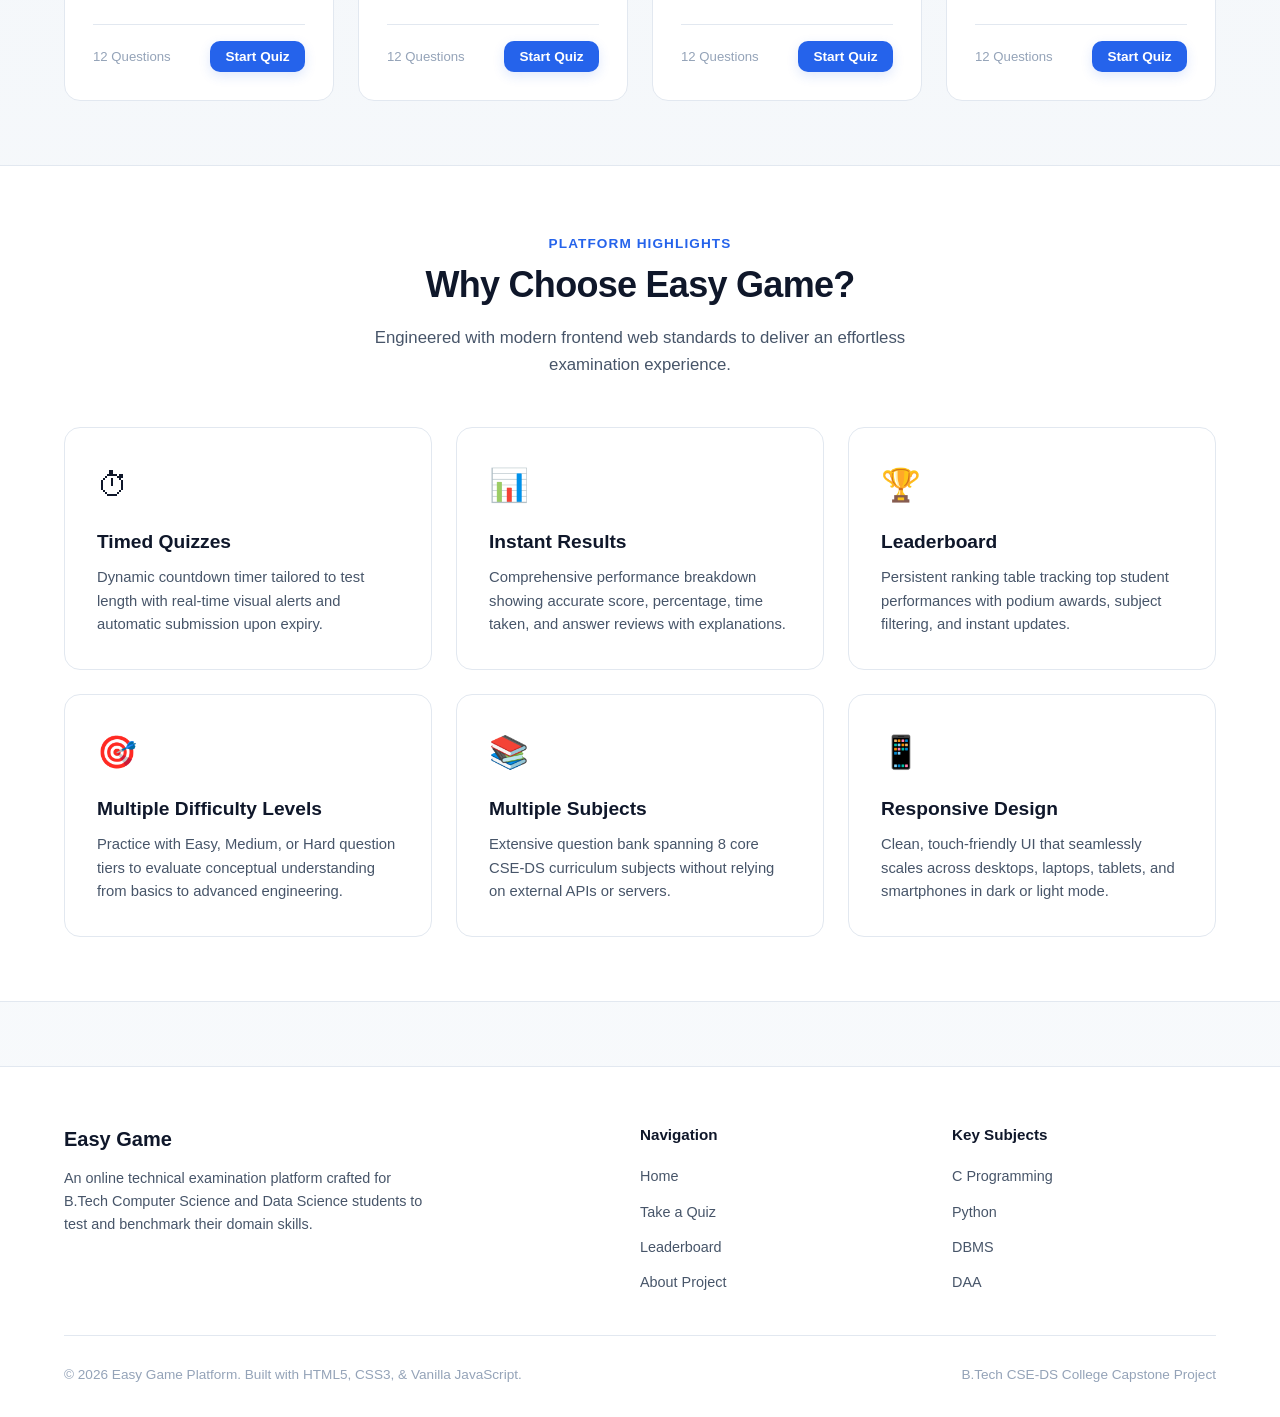
<file: Quiz/result.html>
<!DOCTYPE html>
<html lang="en">
<head>
  <meta charset="UTF-8">
  <meta name="viewport" content="width=device-width, initial-scale=1.0">
  <title>Quiz Results – Easy Game</title>
  <meta name="description" content="View detailed results and performance analysis on Easy Game.">
  <link rel="stylesheet" href="style.css">
</head>
<body>

  <!-- Top Navigation Header -->
  <header class="header">
    <div class="container nav-container">
      <a href="index.html" class="brand-logo" aria-label="Easy Game Home">
        <div class="brand-icon">
          <svg xmlns="http://www.w3.org/2000/svg" fill="none" viewBox="0 0 24 24" stroke-width="2" stroke="currentColor">
            <path stroke-linecap="round" stroke-linejoin="round" d="M12 14l9-5-9-5-9 5 9 5z" />
            <path stroke-linecap="round" stroke-linejoin="round" d="M12 14l6.16-3.422a12.083 12.083 0 01.665 6.479A11.952 11.952 0 0012 20.055a11.952 11.952 0 00-6.824-2.998 12.078 12.078 0 01.665-6.479L12 14z" />
            <path stroke-linecap="round" stroke-linejoin="round" d="M12 14v7" />
          </svg>
        </div>
        <span>Quiz<span class="brand-accent">Master</span></span>
      </a>

      <nav>
        <ul class="nav-menu">
          <li><a href="index.html" class="nav-link">Home</a></li>
          <li><a href="index.html" class="nav-link">Quiz</a></li>
          <li><a href="leaderboard.html" class="nav-link">Leaderboard</a></li>
          <li><a href="about.html" class="nav-link">About</a></li>
        </ul>
      </nav>

      <div class="nav-actions">
        <button type="button" class="theme-toggle-btn" aria-label="Toggle theme">
          <svg xmlns="http://www.w3.org/2000/svg" fill="none" viewBox="0 0 24 24" stroke-width="2" stroke="currentColor">
            <path stroke-linecap="round" stroke-linejoin="round" d="M20.354 15.354A9 9 0 018.646 3.646 9.003 9.003 0 0012 21a9.003 9.003 0 008.354-5.646z" />
          </svg>
        </button>
        <button type="button" class="hamburger-btn" aria-label="Toggle navigation menu">
          <span class="hamburger-line"></span>
          <span class="hamburger-line"></span>
          <span class="hamburger-line"></span>
        </button>
      </div>
    </div>
  </header>

  <main>
    <div class="result-wrapper" id="resultPageRoot">
      <!-- Main Result Scoreboard Card -->
      <section class="result-card-main">
        <div class="result-header-kicker">Assessment Report</div>
        <h1 class="result-title">Quiz Completed!</h1>

        <div class="result-user-info">
          <div>Student: <span id="resStudentName">--</span></div>
          <div>•</div>
          <div>Subject: <span id="resSubject">--</span></div>
          <div>•</div>
          <div>Difficulty: <span id="resDifficulty">--</span></div>
        </div>

        <!-- Animated Circular Score Progress Indicator -->
        <div class="score-circle-container">
          <svg class="score-svg" viewBox="0 0 160 160">
            <circle class="score-bg-circle" cx="80" cy="80" r="70"></circle>
            <circle class="score-progress-circle" id="scoreProgressCircle" cx="80" cy="80" r="70"></circle>
          </svg>
          <div class="score-circle-text">
            <div class="score-fraction" id="resScoreFraction">-- / --</div>
            <div class="score-percent" id="resScorePercent">--%</div>
          </div>
        </div>

        <!-- Qualitative Score Message -->
        <div class="performance-message" id="performanceMessage">
          Evaluating...
        </div>

        <!-- Key Metrics Grid -->
        <div class="stats-summary-grid">
          <div class="summary-stat-box">
            <div class="stat-icon" style="color: var(--accent-green);">✓</div>
            <div class="stat-val" id="statCorrect">0</div>
            <div class="stat-desc">Correct</div>
          </div>

          <div class="summary-stat-box">
            <div class="stat-icon" style="color: var(--accent-red);">✕</div>
            <div class="stat-val" id="statIncorrect">0</div>
            <div class="stat-desc">Incorrect</div>
          </div>

          <div class="summary-stat-box">
            <div class="stat-icon" style="color: var(--accent-amber);">⚠</div>
            <div class="stat-val" id="statUnanswered">0</div>
            <div class="stat-desc">Unanswered</div>
          </div>

          <div class="summary-stat-box">
            <div class="stat-icon" style="color: var(--primary);">%</div>
            <div class="stat-val" id="statPercentage">0%</div>
            <div class="stat-desc">Accuracy</div>
          </div>

          <div class="summary-stat-box">
            <div class="stat-icon" style="color: var(--accent-purple);">⏱</div>
            <div class="stat-val" id="statTimeTaken">00m 00s</div>
            <div class="stat-desc">Time Taken</div>
          </div>
        </div>

        <!-- Action Buttons -->
        <div class="result-cta-buttons">
          <button type="button" class="btn btn-primary btn-lg" id="tryAgainBtn">
            <!-- Retry Icon -->
            <svg xmlns="http://www.w3.org/2000/svg" width="18" height="18" fill="none" viewBox="0 0 24 24" stroke-width="2" stroke="currentColor">
              <path stroke-linecap="round" stroke-linejoin="round" d="M16.023 9.348h4.992v-.001M2.985 19.644v-4.992m0 0h4.992m-4.993 0l3.181 3.183a8.25 8.25 0 0013.803-3.7M4.031 9.865a8.25 8.25 0 0113.803-3.7l3.181 3.182m0-4.991v4.99" />
            </svg>
            Try Again
          </button>

          <button type="button" class="btn btn-secondary btn-lg" id="chooseAnotherBtn">
            Choose Another Quiz
          </button>

          <button type="button" class="btn btn-outline btn-lg" id="viewLeaderboardBtn">
            View Leaderboard
          </button>
        </div>
      </section>

      <!-- Answer Review Section -->
      <section class="review-section">
        <div class="review-header">
          <h2 class="review-title">Detailed Answer Review</h2>
          <p class="section-subtitle" style="margin-left: 0; text-align: left;">
            Review each question, your submitted response, the correct answer, and academic conceptual explanations.
          </p>
        </div>

        <div class="review-list" id="answerReviewList">
          <!-- Dynamic review cards -->
        </div>
      </section>
    </div>
  </main>

  <!-- Footer -->
  <footer class="footer">
    <div class="container">
      <div class="footer-bottom">
        <div>Easy Game Academic Performance Analytics &copy; 2026.</div>
        <div>B.Tech CSE-DS College Project</div>
      </div>
    </div>
  </footer>

  <script src="script.js"></script>
</body>
</html>
</file>
<file: Quiz/style.css>
/* ==========================================================================
   Easy Game – Online Quiz Platform
   B.Tech CSE-DS College Project
   Main Stylesheet (CSS3 with Variables, Light & Dark Mode, Responsive Design)
   ========================================================================== */

/* --------------------------------------------------------------------------
   1. CSS VARIABLES (Theme Definitions)
   -------------------------------------------------------------------------- */
:root {
  /* Color Palette - Light Theme */
  --primary: #2563eb;
  --primary-hover: #1d4ed8;
  --primary-light: #eff6ff;
  --primary-glow: rgba(37, 99, 235, 0.15);
  --secondary: #0f172a;
  --secondary-light: #f8fafc;
  
  --bg-color: #f8fafc;
  --bg-gradient: linear-gradient(180deg, #f1f5f9 0%, #f8fafc 100%);
  --card-bg: #ffffff;
  --card-hover: #ffffff;
  --header-bg: rgba(255, 255, 255, 0.92);
  --modal-overlay: rgba(15, 23, 42, 0.6);
  
  --text-primary: #0f172a;
  --text-secondary: #475569;
  --text-muted: #94a3b8;
  --text-inverse: #ffffff;
  
  --border-color: #e2e8f0;
  --border-focus: #3b82f6;
  
  /* Status & Accent Colors */
  --accent-green: #10b981;
  --accent-green-bg: #ecfdf5;
  --accent-green-border: #a7f3d0;
  --accent-red: #ef4444;
  --accent-red-bg: #fef2f2;
  --accent-red-border: #fecaca;
  --accent-amber: #f59e0b;
  --accent-amber-bg: #fffbeb;
  --accent-amber-border: #fde68a;
  --accent-purple: #8b5cf6;
  --accent-purple-bg: #f5f3ff;
  
  /* Shadows */
  --shadow-sm: 0 1px 2px 0 rgba(0, 0, 0, 0.05);
  --shadow-md: 0 4px 6px -1px rgba(0, 0, 0, 0.07), 0 2px 4px -2px rgba(0, 0, 0, 0.05);
  --shadow-lg: 0 10px 15px -3px rgba(0, 0, 0, 0.08), 0 4px 6px -4px rgba(0, 0, 0, 0.04);
  --shadow-xl: 0 20px 25px -5px rgba(0, 0, 0, 0.1), 0 8px 10px -6px rgba(0, 0, 0, 0.05);

  /* Radius & Transitions */
  --radius-sm: 6px;
  --radius-md: 10px;
  --radius-lg: 16px;
  --radius-xl: 20px;
  --transition: all 0.25s cubic-bezier(0.4, 0, 0.2, 1);
  
  /* Font Stacks */
  --font-sans: 'Inter', -apple-system, BlinkMacSystemFont, 'Segoe UI', Roboto, Helvetica, Arial, sans-serif;
  --font-mono: 'JetBrains Mono', 'Fira Code', 'Courier New', monospace;
}

[data-theme="dark"] {
  /* Color Palette - Dark Theme */
  --primary: #3b82f6;
  --primary-hover: #60a5fa;
  --primary-light: rgba(59, 130, 246, 0.15);
  --primary-glow: rgba(59, 130, 246, 0.3);
  --secondary: #f8fafc;
  --secondary-light: #1e293b;
  
  --bg-color: #0b1120;
  --bg-gradient: linear-gradient(180deg, #090d16 0%, #0b1120 100%);
  --card-bg: #151f32;
  --card-hover: #1a273f;
  --header-bg: rgba(15, 23, 42, 0.9);
  --modal-overlay: rgba(0, 0, 0, 0.75);
  
  --text-primary: #f8fafc;
  --text-secondary: #94a3b8;
  --text-muted: #64748b;
  --text-inverse: #0f172a;
  
  --border-color: #24324a;
  --border-focus: #60a5fa;
  
  /* Status Colors Dark */
  --accent-green: #34d399;
  --accent-green-bg: rgba(16, 185, 129, 0.12);
  --accent-green-border: rgba(52, 211, 153, 0.3);
  --accent-red: #f87171;
  --accent-red-bg: rgba(239, 68, 68, 0.12);
  --accent-red-border: rgba(248, 113, 113, 0.3);
  --accent-amber: #fbbf24;
  --accent-amber-bg: rgba(245, 158, 11, 0.12);
  --accent-amber-border: rgba(251, 191, 36, 0.3);
  --accent-purple: #a78bfa;
  --accent-purple-bg: rgba(139, 92, 246, 0.15);
  
  /* Dark Shadows */
  --shadow-sm: 0 1px 2px 0 rgba(0, 0, 0, 0.3);
  --shadow-md: 0 4px 6px -1px rgba(0, 0, 0, 0.4), 0 2px 4px -2px rgba(0, 0, 0, 0.3);
  --shadow-lg: 0 10px 15px -3px rgba(0, 0, 0, 0.5), 0 4px 6px -4px rgba(0, 0, 0, 0.4);
  --shadow-xl: 0 20px 25px -5px rgba(0, 0, 0, 0.6);
}

/* --------------------------------------------------------------------------
   2. GLOBAL RESET & BASE STYLES
   -------------------------------------------------------------------------- */
*, *::before, *::after {
  box-sizing: border-box;
  margin: 0;
  padding: 0;
}

html {
  font-size: 16px;
  scroll-behavior: smooth;
}

body {
  font-family: var(--font-sans);
  background-color: var(--bg-color);
  background-image: var(--bg-gradient);
  color: var(--text-primary);
  line-height: 1.6;
  min-height: 100vh;
  display: flex;
  flex-direction: column;
  transition: background-color 0.3s ease, color 0.3s ease;
  -webkit-font-smoothing: antialiased;
}

main {
  flex: 1 0 auto;
}

a {
  color: inherit;
  text-decoration: none;
  transition: var(--transition);
}

button, input, select, textarea {
  font-family: inherit;
  font-size: 1rem;
}

button {
  cursor: pointer;
  border: none;
  background: none;
}

img, svg {
  display: block;
  max-width: 100%;
}

.container {
  width: 100%;
  max-width: 1200px;
  margin: 0 auto;
  padding: 0 1.5rem;
}

/* --------------------------------------------------------------------------
   3. HEADER & NAVIGATION
   -------------------------------------------------------------------------- */
.header {
  position: sticky;
  top: 0;
  z-index: 100;
  background: var(--header-bg);
  backdrop-filter: blur(12px);
  -webkit-backdrop-filter: blur(12px);
  border-bottom: 1px solid var(--border-color);
  transition: var(--transition);
}

.nav-container {
  display: flex;
  align-items: center;
  justify-content: space-between;
  height: 72px;
}

.brand-logo {
  display: flex;
  align-items: center;
  gap: 0.75rem;
  font-size: 1.4rem;
  font-weight: 800;
  letter-spacing: -0.02em;
  color: var(--text-primary);
}

.brand-icon {
  width: 40px;
  height: 40px;
  background: linear-gradient(135deg, var(--primary) 0%, #1d4ed8 100%);
  color: #ffffff;
  border-radius: var(--radius-md);
  display: flex;
  align-items: center;
  justify-content: center;
  box-shadow: 0 4px 10px var(--primary-glow);
}

.brand-icon svg {
  width: 22px;
  height: 22px;
}

.brand-accent {
  color: var(--primary);
}

.nav-menu {
  display: flex;
  align-items: center;
  gap: 0.5rem;
  list-style: none;
}

.nav-link {
  display: inline-flex;
  align-items: center;
  padding: 0.5rem 1rem;
  font-weight: 500;
  font-size: 0.95rem;
  color: var(--text-secondary);
  border-radius: var(--radius-md);
  transition: var(--transition);
}

.nav-link:hover {
  color: var(--primary);
  background: var(--primary-light);
}

.nav-link.active {
  color: var(--primary);
  background: var(--primary-light);
  font-weight: 600;
}

.nav-actions {
  display: flex;
  align-items: center;
  gap: 0.75rem;
}

.theme-toggle-btn {
  display: inline-flex;
  align-items: center;
  justify-content: center;
  width: 42px;
  height: 42px;
  border-radius: var(--radius-md);
  background: var(--card-bg);
  border: 1px solid var(--border-color);
  color: var(--text-secondary);
  transition: var(--transition);
}

.theme-toggle-btn:hover {
  color: var(--primary);
  border-color: var(--primary);
  transform: translateY(-1px);
}

.theme-toggle-btn svg {
  width: 20px;
  height: 20px;
}

.hamburger-btn {
  display: none;
  flex-direction: column;
  justify-content: center;
  gap: 5px;
  width: 42px;
  height: 42px;
  padding: 10px;
  border-radius: var(--radius-md);
  background: var(--card-bg);
  border: 1px solid var(--border-color);
  color: var(--text-primary);
}

.hamburger-line {
  display: block;
  width: 100%;
  height: 2px;
  background-color: currentColor;
  transition: var(--transition);
}

/* --------------------------------------------------------------------------
   4. BUTTONS & UI CONTROLS
   -------------------------------------------------------------------------- */
.btn {
  display: inline-flex;
  align-items: center;
  justify-content: center;
  gap: 0.5rem;
  padding: 0.75rem 1.5rem;
  font-weight: 600;
  font-size: 0.95rem;
  border-radius: var(--radius-md);
  transition: var(--transition);
  border: 1px solid transparent;
  white-space: nowrap;
  text-decoration: none;
}

.btn-primary {
  background: var(--primary);
  color: #ffffff;
  box-shadow: 0 4px 12px var(--primary-glow);
}

.btn-primary:hover {
  background: var(--primary-hover);
  transform: translateY(-2px);
  box-shadow: 0 6px 16px var(--primary-glow);
}

.btn-secondary {
  background: var(--card-bg);
  color: var(--text-primary);
  border-color: var(--border-color);
}

.btn-secondary:hover {
  border-color: var(--primary);
  color: var(--primary);
  background: var(--primary-light);
  transform: translateY(-2px);
}

.btn-outline {
  border-color: var(--border-color);
  color: var(--text-secondary);
  background: transparent;
}

.btn-outline:hover {
  border-color: var(--text-primary);
  color: var(--text-primary);
  background: var(--card-bg);
}

.btn-danger {
  background: var(--accent-red-bg);
  color: var(--accent-red);
  border: 1px solid var(--accent-red-border);
}

.btn-danger:hover {
  background: var(--accent-red);
  color: #ffffff;
}

.btn-sm {
  padding: 0.45rem 0.9rem;
  font-size: 0.85rem;
}

.btn-lg {
  padding: 0.95rem 2rem;
  font-size: 1.05rem;
  border-radius: var(--radius-lg);
}

.btn:disabled {
  opacity: 0.5;
  cursor: not-allowed;
  pointer-events: none;
}

/* --------------------------------------------------------------------------
   5. HOME PAGE: HERO SECTION
   -------------------------------------------------------------------------- */
.hero-section {
  padding: 4.5rem 0 3.5rem;
  text-align: center;
  position: relative;
  overflow: hidden;
}

.hero-badge {
  display: inline-flex;
  align-items: center;
  gap: 0.5rem;
  font-size: 0.85rem;
  font-weight: 600;
  text-transform: uppercase;
  letter-spacing: 0.06em;
  color: var(--primary);
  margin-bottom: 1.25rem;
}

.hero-title {
  font-size: 3.25rem;
  font-weight: 800;
  line-height: 1.15;
  letter-spacing: -0.03em;
  margin-bottom: 1rem;
  color: var(--text-primary);
}

.hero-subtitle {
  font-size: 1.5rem;
  font-weight: 500;
  color: var(--primary);
  margin-bottom: 1.25rem;
}

.hero-description {
  max-width: 680px;
  margin: 0 auto 2.25rem;
  font-size: 1.125rem;
  color: var(--text-secondary);
  line-height: 1.7;
}

.hero-cta-group {
  display: flex;
  align-items: center;
  justify-content: center;
  gap: 1rem;
  flex-wrap: wrap;
  margin-bottom: 3.5rem;
}

.hero-stats-bar {
  display: grid;
  grid-template-columns: repeat(4, 1fr);
  gap: 1.5rem;
  background: var(--card-bg);
  border: 1px solid var(--border-color);
  border-radius: var(--radius-lg);
  padding: 1.75rem;
  box-shadow: var(--shadow-sm);
  max-width: 960px;
  margin: 0 auto;
}

.stat-item {
  text-align: center;
}

.stat-number {
  font-size: 2rem;
  font-weight: 800;
  color: var(--primary);
  line-height: 1.2;
}

.stat-label {
  font-size: 0.85rem;
  font-weight: 500;
  color: var(--text-secondary);
  margin-top: 0.25rem;
}

/* --------------------------------------------------------------------------
   6. SECTION HEADINGS
   -------------------------------------------------------------------------- */
.section {
  padding: 4rem 0;
}

.section-header {
  text-align: center;
  margin-bottom: 3rem;
}

.section-kicker {
  font-size: 0.85rem;
  font-weight: 700;
  text-transform: uppercase;
  letter-spacing: 0.08em;
  color: var(--primary);
  margin-bottom: 0.5rem;
}

.section-title {
  font-size: 2.25rem;
  font-weight: 800;
  letter-spacing: -0.02em;
  color: var(--text-primary);
  margin-bottom: 0.75rem;
}

.section-subtitle {
  font-size: 1.05rem;
  color: var(--text-secondary);
  max-width: 600px;
  margin: 0 auto;
}

/* --------------------------------------------------------------------------
   7. SUBJECTS GRID & CARDS
   -------------------------------------------------------------------------- */
.subjects-grid {
  display: grid;
  grid-template-columns: repeat(auto-fit, minmax(260px, 1fr));
  gap: 1.5rem;
}

.subject-card {
  background: var(--card-bg);
  border: 1px solid var(--border-color);
  border-radius: var(--radius-lg);
  padding: 1.75rem;
  display: flex;
  flex-direction: column;
  transition: var(--transition);
  position: relative;
}

.subject-card:hover {
  transform: translateY(-4px);
  border-color: var(--primary);
  box-shadow: var(--shadow-lg);
}

.subject-icon-box {
  width: 52px;
  height: 52px;
  border-radius: var(--radius-md);
  display: flex;
  align-items: center;
  justify-content: center;
  margin-bottom: 1.25rem;
  transition: var(--transition);
}

.subject-card:hover .subject-icon-box {
  transform: scale(1.05);
}

.subject-title {
  font-size: 1.25rem;
  font-weight: 700;
  color: var(--text-primary);
  margin-bottom: 0.5rem;
}

.subject-desc {
  font-size: 0.9rem;
  color: var(--text-secondary);
  margin-bottom: 1.25rem;
  line-height: 1.5;
  flex-grow: 1;
}

.subject-footer {
  display: flex;
  align-items: center;
  justify-content: space-between;
  padding-top: 1rem;
  border-top: 1px solid var(--border-color);
}

.subject-meta {
  font-size: 0.825rem;
  font-weight: 500;
  color: var(--text-muted);
}

/* --------------------------------------------------------------------------
   8. "WHY CHOOSE EASY GAME" FEATURES
   -------------------------------------------------------------------------- */
.features-grid {
  display: grid;
  grid-template-columns: repeat(auto-fit, minmax(320px, 1fr));
  gap: 1.5rem;
}

.feature-card {
  background: var(--card-bg);
  border: 1px solid var(--border-color);
  border-radius: var(--radius-lg);
  padding: 2rem;
  transition: var(--transition);
}

.feature-card:hover {
  border-color: var(--border-focus);
  box-shadow: var(--shadow-md);
  transform: translateY(-2px);
}

.feature-icon-wrapper {
  font-size: 2rem;
  margin-bottom: 1rem;
  display: inline-block;
}

.feature-title {
  font-size: 1.2rem;
  font-weight: 700;
  color: var(--text-primary);
  margin-bottom: 0.5rem;
}

.feature-text {
  font-size: 0.925rem;
  color: var(--text-secondary);
  line-height: 1.6;
}

/* --------------------------------------------------------------------------
   9. QUIZ SETUP MODAL / FORM
   -------------------------------------------------------------------------- */
.modal-overlay {
  position: fixed;
  inset: 0;
  background: var(--modal-overlay);
  backdrop-filter: blur(4px);
  -webkit-backdrop-filter: blur(4px);
  display: flex;
  align-items: center;
  justify-content: center;
  z-index: 200;
  padding: 1.5rem;
  opacity: 0;
  visibility: hidden;
  transition: opacity 0.25s ease, visibility 0.25s ease;
}

.modal-overlay.active {
  opacity: 1;
  visibility: visible;
}

.modal-content {
  background: var(--card-bg);
  border: 1px solid var(--border-color);
  border-radius: var(--radius-xl);
  width: 100%;
  max-width: 580px;
  max-height: 90vh;
  overflow-y: auto;
  box-shadow: var(--shadow-xl);
  transform: scale(0.95);
  transition: transform 0.25s ease;
}

.modal-overlay.active .modal-content {
  transform: scale(1);
}

.modal-header {
  display: flex;
  align-items: center;
  justify-content: space-between;
  padding: 1.5rem 2rem;
  border-bottom: 1px solid var(--border-color);
}

.modal-title {
  font-size: 1.35rem;
  font-weight: 800;
  color: var(--text-primary);
}

.modal-close-btn {
  width: 36px;
  height: 36px;
  border-radius: var(--radius-md);
  display: flex;
  align-items: center;
  justify-content: center;
  color: var(--text-muted);
  transition: var(--transition);
}

.modal-close-btn:hover {
  background: var(--secondary-light);
  color: var(--text-primary);
}

.modal-body {
  padding: 2rem;
}

.form-group {
  margin-bottom: 1.5rem;
}

.form-label {
  display: block;
  font-size: 0.9rem;
  font-weight: 600;
  color: var(--text-primary);
  margin-bottom: 0.5rem;
}

.form-input, .form-select {
  width: 100%;
  padding: 0.85rem 1rem;
  background: var(--bg-color);
  border: 1.5px solid var(--border-color);
  border-radius: var(--radius-md);
  color: var(--text-primary);
  outline: none;
  transition: var(--transition);
}

.form-input:focus, .form-select:focus {
  border-color: var(--primary);
  box-shadow: 0 0 0 3px var(--primary-glow);
  background: var(--card-bg);
}

.form-error-msg {
  display: none;
  font-size: 0.825rem;
  color: var(--accent-red);
  margin-top: 0.4rem;
}

.form-error-msg.visible {
  display: block;
}

/* Custom segmented option buttons for Difficulty & Questions */
.segmented-grid {
  display: grid;
  grid-template-columns: repeat(3, 1fr);
  gap: 0.5rem;
}

.segmented-btn {
  padding: 0.75rem;
  text-align: center;
  font-size: 0.9rem;
  font-weight: 600;
  border-radius: var(--radius-md);
  background: var(--bg-color);
  border: 1.5px solid var(--border-color);
  color: var(--text-secondary);
  transition: var(--transition);
}

.segmented-btn:hover {
  border-color: var(--primary);
  color: var(--text-primary);
}

.segmented-btn.active {
  background: var(--primary-light);
  border-color: var(--primary);
  color: var(--primary);
  box-shadow: var(--shadow-sm);
}

/* --------------------------------------------------------------------------
   10. QUIZ PAGE INTERFACE (quiz.html)
   -------------------------------------------------------------------------- */
.quiz-wrapper {
  max-width: 900px;
  margin: 2.5rem auto;
  padding: 0 1rem;
}

/* Top bar banner */
.quiz-top-bar {
  background: var(--card-bg);
  border: 1px solid var(--border-color);
  border-radius: var(--radius-lg);
  padding: 1.25rem 1.75rem;
  margin-bottom: 1.5rem;
  box-shadow: var(--shadow-sm);
  display: flex;
  align-items: center;
  justify-content: space-between;
  flex-wrap: wrap;
  gap: 1rem;
}

.quiz-meta-group {
  display: flex;
  align-items: center;
  gap: 1.25rem;
  flex-wrap: wrap;
}

.quiz-meta-item {
  display: flex;
  flex-direction: column;
}

.quiz-meta-label {
  font-size: 0.75rem;
  text-transform: uppercase;
  letter-spacing: 0.05em;
  font-weight: 700;
  color: var(--text-muted);
}

.quiz-meta-value {
  font-size: 1rem;
  font-weight: 700;
  color: var(--text-primary);
}

/* Timer Badge */
.quiz-timer-box {
  display: flex;
  align-items: center;
  gap: 0.6rem;
  background: var(--secondary-light);
  border: 1.5px solid var(--border-color);
  padding: 0.6rem 1.1rem;
  border-radius: var(--radius-md);
  font-family: var(--font-mono);
  font-size: 1.25rem;
  font-weight: 700;
  color: var(--text-primary);
  transition: var(--transition);
}

.quiz-timer-box.warning {
  background: var(--accent-amber-bg);
  border-color: var(--accent-amber);
  color: var(--accent-amber);
  animation: pulse 1s infinite;
}

.quiz-timer-box.danger {
  background: var(--accent-red-bg);
  border-color: var(--accent-red);
  color: var(--accent-red);
  animation: pulse 0.6s infinite;
}

@keyframes pulse {
  0% { transform: scale(1); }
  50% { transform: scale(1.03); }
  100% { transform: scale(1); }
}

/* Progress Bar */
.quiz-progress-track {
  width: 100%;
  height: 8px;
  background: var(--border-color);
  border-radius: 999px;
  overflow: hidden;
  margin-bottom: 1.5rem;
}

.quiz-progress-bar {
  height: 100%;
  width: 0%;
  background: linear-gradient(90deg, var(--primary) 0%, #38bdf8 100%);
  border-radius: 999px;
  transition: width 0.3s ease;
}

/* Main Question Card */
.question-card {
  background: var(--card-bg);
  border: 1px solid var(--border-color);
  border-radius: var(--radius-xl);
  padding: 2.25rem;
  box-shadow: var(--shadow-md);
  margin-bottom: 1.5rem;
}

.question-header {
  display: flex;
  align-items: center;
  justify-content: space-between;
  margin-bottom: 1.25rem;
  padding-bottom: 0.75rem;
  border-bottom: 1px solid var(--border-color);
}

.question-number-badge {
  font-size: 0.85rem;
  font-weight: 700;
  color: var(--primary);
  text-transform: uppercase;
  letter-spacing: 0.05em;
}

.question-difficulty-tag {
  font-size: 0.75rem;
  font-weight: 600;
  padding: 0.2rem 0.6rem;
  border-radius: var(--radius-sm);
}

.tag-easy {
  background: var(--accent-green-bg);
  color: var(--accent-green);
  border: 1px solid var(--accent-green-border);
}

.tag-medium {
  background: var(--accent-amber-bg);
  color: var(--accent-amber);
  border: 1px solid var(--accent-amber-border);
}

.tag-hard {
  background: var(--accent-red-bg);
  color: var(--accent-red);
  border: 1px solid var(--accent-red-border);
}

.question-text {
  font-size: 1.35rem;
  font-weight: 700;
  color: var(--text-primary);
  line-height: 1.5;
  margin-bottom: 2rem;
}

.question-code-block {
  background: var(--secondary-light);
  border: 1px solid var(--border-color);
  border-radius: var(--radius-md);
  padding: 1rem;
  font-family: var(--font-mono);
  font-size: 0.95rem;
  margin-bottom: 1.5rem;
  overflow-x: auto;
  white-space: pre;
}

/* Options Container */
.options-list {
  display: flex;
  flex-direction: column;
  gap: 0.9rem;
}

.option-btn {
  display: flex;
  align-items: center;
  gap: 1rem;
  width: 100%;
  padding: 1.1rem 1.25rem;
  background: var(--card-bg);
  border: 1.5px solid var(--border-color);
  border-radius: var(--radius-md);
  text-align: left;
  transition: var(--transition);
  color: var(--text-primary);
}

.option-btn:hover {
  border-color: var(--primary);
  background: var(--primary-light);
  transform: translateX(4px);
}

.option-btn.selected {
  border-color: var(--primary);
  background: var(--primary-light);
  box-shadow: 0 0 0 2px var(--primary);
}

.option-key {
  width: 34px;
  height: 34px;
  flex-shrink: 0;
  display: flex;
  align-items: center;
  justify-content: center;
  background: var(--bg-color);
  border: 1.5px solid var(--border-color);
  border-radius: 50%;
  font-size: 0.9rem;
  font-weight: 700;
  color: var(--text-secondary);
  transition: var(--transition);
}

.option-btn.selected .option-key {
  background: var(--primary);
  border-color: var(--primary);
  color: #ffffff;
}

.option-label {
  font-size: 1.05rem;
  font-weight: 500;
  flex-grow: 1;
}

/* Quiz Navigation Buttons Bar */
.quiz-nav-actions {
  display: flex;
  align-items: center;
  justify-content: space-between;
  gap: 1rem;
  margin-top: 1rem;
}

/* Quick Jump Question Palette */
.palette-wrapper {
  background: var(--card-bg);
  border: 1px solid var(--border-color);
  border-radius: var(--radius-lg);
  padding: 1.25rem;
  margin-top: 1.5rem;
}

.palette-title {
  font-size: 0.85rem;
  font-weight: 700;
  color: var(--text-muted);
  text-transform: uppercase;
  letter-spacing: 0.05em;
  margin-bottom: 0.75rem;
}

.palette-grid {
  display: flex;
  flex-wrap: wrap;
  gap: 0.5rem;
}

.palette-item {
  width: 36px;
  height: 36px;
  display: flex;
  align-items: center;
  justify-content: center;
  border-radius: var(--radius-sm);
  background: var(--bg-color);
  border: 1px solid var(--border-color);
  font-size: 0.85rem;
  font-weight: 700;
  color: var(--text-secondary);
  transition: var(--transition);
}

.palette-item:hover {
  border-color: var(--primary);
}

.palette-item.current {
  border-color: var(--primary);
  color: var(--primary);
  box-shadow: 0 0 0 2px var(--primary-glow);
}

.palette-item.answered {
  background: var(--primary);
  border-color: var(--primary);
  color: #ffffff;
}

/* --------------------------------------------------------------------------
   11. RESULT PAGE (result.html)
   -------------------------------------------------------------------------- */
.result-wrapper {
  max-width: 960px;
  margin: 3rem auto;
  padding: 0 1.25rem;
}

.result-card-main {
  background: var(--card-bg);
  border: 1px solid var(--border-color);
  border-radius: var(--radius-xl);
  padding: 3rem 2rem;
  text-align: center;
  box-shadow: var(--shadow-lg);
  margin-bottom: 2.5rem;
}

.result-header-kicker {
  font-size: 0.9rem;
  font-weight: 700;
  text-transform: uppercase;
  letter-spacing: 0.08em;
  color: var(--primary);
  margin-bottom: 0.5rem;
}

.result-title {
  font-size: 2.5rem;
  font-weight: 800;
  color: var(--text-primary);
  margin-bottom: 0.5rem;
}

.result-user-info {
  display: flex;
  align-items: center;
  justify-content: center;
  gap: 1rem;
  flex-wrap: wrap;
  color: var(--text-secondary);
  font-size: 1rem;
  margin-bottom: 2.5rem;
}

.result-user-info span {
  font-weight: 600;
  color: var(--text-primary);
}

/* Score Visual Ring / Circle */
.score-circle-container {
  position: relative;
  width: 180px;
  height: 180px;
  margin: 0 auto 2rem;
}

.score-svg {
  width: 100%;
  height: 100%;
  transform: rotate(-90deg);
}

.score-bg-circle {
  fill: none;
  stroke: var(--border-color);
  stroke-width: 12;
}

.score-progress-circle {
  fill: none;
  stroke: var(--primary);
  stroke-width: 12;
  stroke-linecap: round;
  stroke-dasharray: 440;
  stroke-dashoffset: 440;
  transition: stroke-dashoffset 1.2s ease-out;
}

.score-circle-text {
  position: absolute;
  inset: 0;
  display: flex;
  flex-direction: column;
  align-items: center;
  justify-content: center;
}

.score-fraction {
  font-size: 2rem;
  font-weight: 800;
  color: var(--text-primary);
  line-height: 1.1;
}

.score-percent {
  font-size: 0.95rem;
  font-weight: 700;
  color: var(--primary);
}

.performance-message {
  font-size: 1.4rem;
  font-weight: 700;
  margin-bottom: 2rem;
}

.performance-excellent {
  color: var(--accent-green);
}

.performance-good {
  color: var(--primary);
}

.performance-average {
  color: var(--accent-amber);
}

.performance-poor {
  color: var(--accent-red);
}

/* Summary stats grid */
.stats-summary-grid {
  display: grid;
  grid-template-columns: repeat(auto-fit, minmax(160px, 1fr));
  gap: 1rem;
  max-width: 800px;
  margin: 0 auto 2.5rem;
}

.summary-stat-box {
  background: var(--bg-color);
  border: 1px solid var(--border-color);
  border-radius: var(--radius-md);
  padding: 1.25rem 1rem;
  text-align: center;
}

.stat-icon {
  font-size: 1.5rem;
  margin-bottom: 0.25rem;
}

.stat-val {
  font-size: 1.6rem;
  font-weight: 800;
  color: var(--text-primary);
  line-height: 1.2;
}

.stat-desc {
  font-size: 0.8rem;
  font-weight: 600;
  color: var(--text-secondary);
  text-transform: uppercase;
  letter-spacing: 0.05em;
  margin-top: 0.25rem;
}

.result-cta-buttons {
  display: flex;
  align-items: center;
  justify-content: center;
  gap: 1rem;
  flex-wrap: wrap;
}

/* Answer Review Section */
.review-section {
  margin-top: 3.5rem;
}

.review-header {
  margin-bottom: 1.5rem;
}

.review-title {
  font-size: 1.75rem;
  font-weight: 800;
  color: var(--text-primary);
}

.review-list {
  display: flex;
  flex-direction: column;
  gap: 1.25rem;
}

.review-item-card {
  background: var(--card-bg);
  border: 1px solid var(--border-color);
  border-radius: var(--radius-lg);
  padding: 1.75rem;
  box-shadow: var(--shadow-sm);
  position: relative;
  transition: var(--transition);
}

.review-item-card.is-correct {
  border-left: 5px solid var(--accent-green);
}

.review-item-card.is-incorrect {
  border-left: 5px solid var(--accent-red);
}

.review-item-card.is-unanswered {
  border-left: 5px solid var(--accent-amber);
}

.review-item-top {
  display: flex;
  align-items: center;
  justify-content: space-between;
  margin-bottom: 1rem;
  gap: 1rem;
  flex-wrap: wrap;
}

.review-q-number {
  font-size: 0.85rem;
  font-weight: 700;
  color: var(--text-muted);
}

.review-badge {
  font-size: 0.8rem;
  font-weight: 700;
  padding: 0.25rem 0.75rem;
  border-radius: var(--radius-sm);
  display: inline-flex;
  align-items: center;
  gap: 0.35rem;
}

.badge-correct {
  background: var(--accent-green-bg);
  color: var(--accent-green);
  border: 1px solid var(--accent-green-border);
}

.badge-incorrect {
  background: var(--accent-red-bg);
  color: var(--accent-red);
  border: 1px solid var(--accent-red-border);
}

.badge-unanswered {
  background: var(--accent-amber-bg);
  color: var(--accent-amber);
  border: 1px solid var(--accent-amber-border);
}

.review-q-text {
  font-size: 1.15rem;
  font-weight: 700;
  color: var(--text-primary);
  margin-bottom: 1.25rem;
  line-height: 1.45;
}

.review-answers-box {
  display: grid;
  grid-template-columns: 1fr 1fr;
  gap: 1rem;
  background: var(--bg-color);
  padding: 1rem;
  border-radius: var(--radius-md);
  margin-bottom: 1rem;
}

.answer-row {
  display: flex;
  flex-direction: column;
}

.answer-label {
  font-size: 0.75rem;
  font-weight: 700;
  text-transform: uppercase;
  letter-spacing: 0.05em;
  color: var(--text-muted);
  margin-bottom: 0.25rem;
}

.answer-text {
  font-size: 0.95rem;
  font-weight: 600;
}

.answer-text.user-ans-correct {
  color: var(--accent-green);
}

.answer-text.user-ans-incorrect {
  color: var(--accent-red);
}

.answer-text.user-ans-none {
  color: var(--accent-amber);
  font-style: italic;
}

.answer-text.correct-ans {
  color: var(--accent-green);
}

.review-explanation {
  font-size: 0.875rem;
  color: var(--text-secondary);
  background: var(--card-bg);
  border: 1px dashed var(--border-color);
  border-radius: var(--radius-sm);
  padding: 0.75rem 1rem;
  line-height: 1.5;
}

.explanation-kicker {
  font-weight: 700;
  color: var(--primary);
  margin-right: 0.4rem;
}

/* --------------------------------------------------------------------------
   12. LEADERBOARD PAGE (leaderboard.html)
   -------------------------------------------------------------------------- */
.leaderboard-wrapper {
  max-width: 1000px;
  margin: 3rem auto;
  padding: 0 1.25rem;
}

.leaderboard-header-bar {
  display: flex;
  align-items: center;
  justify-content: space-between;
  margin-bottom: 2rem;
  gap: 1rem;
  flex-wrap: wrap;
}

.leaderboard-title {
  font-size: 2.25rem;
  font-weight: 800;
  color: var(--text-primary);
}

.leaderboard-controls {
  display: flex;
  align-items: center;
  gap: 0.75rem;
  flex-wrap: wrap;
}

/* Top 3 Podium */
.podium-container {
  display: grid;
  grid-template-columns: repeat(3, 1fr);
  gap: 1.25rem;
  margin-bottom: 2.5rem;
}

.podium-card {
  background: var(--card-bg);
  border: 1px solid var(--border-color);
  border-radius: var(--radius-lg);
  padding: 1.75rem 1.25rem;
  text-align: center;
  box-shadow: var(--shadow-sm);
  position: relative;
  transition: var(--transition);
}

.podium-card:hover {
  transform: translateY(-4px);
  box-shadow: var(--shadow-md);
}

.podium-card.rank-1 {
  border-color: #f59e0b;
  box-shadow: 0 4px 15px rgba(245, 158, 11, 0.15);
}

.podium-medal {
  font-size: 2.5rem;
  line-height: 1;
  margin-bottom: 0.75rem;
}

.podium-name {
  font-size: 1.15rem;
  font-weight: 700;
  color: var(--text-primary);
  margin-bottom: 0.25rem;
}

.podium-subject {
  font-size: 0.85rem;
  color: var(--text-secondary);
  margin-bottom: 0.75rem;
}

.podium-score {
  font-size: 1.35rem;
  font-weight: 800;
  color: var(--primary);
}

/* Leaderboard Table */
.table-responsive {
  width: 100%;
  overflow-x: auto;
  background: var(--card-bg);
  border: 1px solid var(--border-color);
  border-radius: var(--radius-lg);
  box-shadow: var(--shadow-sm);
}

.leaderboard-table {
  width: 100%;
  border-collapse: collapse;
  text-align: left;
}

.leaderboard-table th {
  background: var(--secondary-light);
  padding: 1rem 1.25rem;
  font-size: 0.8rem;
  font-weight: 700;
  text-transform: uppercase;
  letter-spacing: 0.06em;
  color: var(--text-muted);
  border-bottom: 1px solid var(--border-color);
}

.leaderboard-table td {
  padding: 1.1rem 1.25rem;
  border-bottom: 1px solid var(--border-color);
  font-size: 0.95rem;
  color: var(--text-primary);
}

.leaderboard-table tbody tr:last-child td {
  border-bottom: none;
}

.leaderboard-table tbody tr:hover {
  background: var(--bg-color);
}

.rank-badge {
  display: inline-flex;
  align-items: center;
  justify-content: center;
  width: 32px;
  height: 32px;
  border-radius: 50%;
  font-weight: 800;
  font-size: 0.85rem;
  background: var(--bg-color);
  border: 1px solid var(--border-color);
  color: var(--text-secondary);
}

.rank-1-badge {
  background: #fef3c7;
  color: #b45309;
  border-color: #fde68a;
}

.rank-2-badge {
  background: #f1f5f9;
  color: #475569;
  border-color: #cbd5e1;
}

.rank-3-badge {
  background: #ffedd5;
  color: #c2410c;
  border-color: #fed7aa;
}

.table-student-name {
  font-weight: 700;
  color: var(--text-primary);
}

.table-score-highlight {
  font-weight: 700;
  color: var(--primary);
}

.empty-leaderboard {
  text-align: center;
  padding: 3.5rem 1.5rem;
  color: var(--text-secondary);
}

.empty-icon {
  font-size: 3rem;
  margin-bottom: 1rem;
}

/* --------------------------------------------------------------------------
   13. ABOUT PAGE (about.html)
   -------------------------------------------------------------------------- */
.about-wrapper {
  max-width: 960px;
  margin: 3.5rem auto;
  padding: 0 1.25rem;
}

.about-hero {
  text-align: center;
  margin-bottom: 4rem;
}

.about-title {
  font-size: 2.75rem;
  font-weight: 800;
  color: var(--text-primary);
  margin-bottom: 1rem;
}

.about-intro {
  font-size: 1.15rem;
  color: var(--text-secondary);
  max-width: 720px;
  margin: 0 auto;
  line-height: 1.7;
}

.about-section-block {
  background: var(--card-bg);
  border: 1px solid var(--border-color);
  border-radius: var(--radius-xl);
  padding: 2.5rem;
  margin-bottom: 2.5rem;
  box-shadow: var(--shadow-sm);
}

.about-block-title {
  font-size: 1.5rem;
  font-weight: 800;
  color: var(--text-primary);
  margin-bottom: 1.5rem;
  display: flex;
  align-items: center;
  gap: 0.6rem;
}

/* Step list */
.workflow-steps {
  display: flex;
  flex-direction: column;
  gap: 1.25rem;
}

.step-item {
  display: flex;
  gap: 1.25rem;
  align-items: flex-start;
}

.step-number {
  width: 40px;
  height: 40px;
  flex-shrink: 0;
  border-radius: 50%;
  background: var(--primary);
  color: #ffffff;
  display: flex;
  align-items: center;
  justify-content: center;
  font-weight: 800;
  font-size: 1.1rem;
  box-shadow: 0 3px 10px var(--primary-glow);
}

.step-content h4 {
  font-size: 1.1rem;
  font-weight: 700;
  color: var(--text-primary);
  margin-bottom: 0.25rem;
}

.step-content p {
  font-size: 0.925rem;
  color: var(--text-secondary);
}

/* Tech stack grid */
.tech-grid {
  display: grid;
  grid-template-columns: repeat(auto-fit, minmax(200px, 1fr));
  gap: 1.25rem;
}

.tech-card {
  background: var(--bg-color);
  border: 1px solid var(--border-color);
  border-radius: var(--radius-md);
  padding: 1.5rem;
  text-align: center;
}

.tech-icon {
  font-size: 2rem;
  margin-bottom: 0.75rem;
}

.tech-name {
  font-size: 1.1rem;
  font-weight: 700;
  color: var(--text-primary);
  margin-bottom: 0.35rem;
}

.tech-desc {
  font-size: 0.85rem;
  color: var(--text-secondary);
}

/* Syllabus tags */
.syllabus-grid {
  display: grid;
  grid-template-columns: repeat(auto-fill, minmax(220px, 1fr));
  gap: 1rem;
}

.syllabus-item {
  background: var(--bg-color);
  border: 1px solid var(--border-color);
  border-radius: var(--radius-md);
  padding: 1rem;
}

.syllabus-name {
  font-size: 0.95rem;
  font-weight: 700;
  color: var(--text-primary);
  margin-bottom: 0.25rem;
}

.syllabus-topics {
  font-size: 0.8rem;
  color: var(--text-secondary);
}

/* Project Credits Banner */
.project-credits-box {
  background: linear-gradient(135deg, var(--card-bg) 0%, var(--secondary-light) 100%);
  border: 1px solid var(--border-color);
  border-radius: var(--radius-xl);
  padding: 2.25rem;
  text-align: center;
}

.credits-badge {
  display: inline-block;
  font-size: 0.75rem;
  font-weight: 800;
  text-transform: uppercase;
  letter-spacing: 0.1em;
  color: var(--primary);
  background: var(--primary-light);
  padding: 0.35rem 0.85rem;
  border-radius: var(--radius-sm);
  margin-bottom: 1rem;
}

.credits-title {
  font-size: 1.35rem;
  font-weight: 800;
  color: var(--text-primary);
  margin-bottom: 0.5rem;
}

.credits-desc {
  font-size: 0.95rem;
  color: var(--text-secondary);
  max-width: 650px;
  margin: 0 auto;
}

/* --------------------------------------------------------------------------
   14. FOOTER
   -------------------------------------------------------------------------- */
.footer {
  background: var(--card-bg);
  border-top: 1px solid var(--border-color);
  padding: 3.5rem 0 2rem;
  margin-top: 4rem;
  color: var(--text-secondary);
}

.footer-top {
  display: grid;
  grid-template-columns: 2fr 1fr 1fr;
  gap: 3rem;
  margin-bottom: 2.5rem;
}

.footer-brand {
  max-width: 360px;
}

.footer-brand-title {
  display: flex;
  align-items: center;
  gap: 0.5rem;
  font-size: 1.25rem;
  font-weight: 800;
  color: var(--text-primary);
  margin-bottom: 0.75rem;
}

.footer-desc {
  font-size: 0.9rem;
  line-height: 1.6;
}

.footer-col-title {
  font-size: 0.95rem;
  font-weight: 700;
  color: var(--text-primary);
  margin-bottom: 1rem;
}

.footer-links {
  list-style: none;
  display: flex;
  flex-direction: column;
  gap: 0.6rem;
}

.footer-link {
  font-size: 0.9rem;
  color: var(--text-secondary);
}

.footer-link:hover {
  color: var(--primary);
}

.footer-bottom {
  padding-top: 1.75rem;
  border-top: 1px solid var(--border-color);
  display: flex;
  align-items: center;
  justify-content: space-between;
  flex-wrap: wrap;
  gap: 1rem;
  font-size: 0.85rem;
  color: var(--text-muted);
}

/* --------------------------------------------------------------------------
   15. RESPONSIVE DESIGN (Media Queries)
   -------------------------------------------------------------------------- */
@media (max-width: 992px) {
  .hero-title {
    font-size: 2.6rem;
  }
  .hero-stats-bar {
    grid-template-columns: repeat(2, 1fr);
  }
  .podium-container {
    grid-template-columns: 1fr;
  }
  .footer-top {
    grid-template-columns: 1fr 1fr;
  }
}

@media (max-width: 768px) {
  .nav-menu {
    display: none;
    position: absolute;
    top: 72px;
    left: 0;
    right: 0;
    background: var(--card-bg);
    border-bottom: 1px solid var(--border-color);
    flex-direction: column;
    padding: 1.25rem;
    box-shadow: var(--shadow-lg);
  }
  
  .nav-menu.open {
    display: flex;
  }
  
  .hamburger-btn {
    display: flex;
  }
  
  .hero-title {
    font-size: 2.2rem;
  }
  
  .hero-subtitle {
    font-size: 1.2rem;
  }
  
  .section-title {
    font-size: 1.85rem;
  }
  
  .quiz-top-bar {
    flex-direction: column;
    align-items: flex-start;
  }
  
  .quiz-meta-group {
    width: 100%;
    justify-content: space-between;
  }
  
  .quiz-timer-box {
    align-self: flex-start;
  }
  
  .question-card {
    padding: 1.5rem;
  }
  
  .review-answers-box {
    grid-template-columns: 1fr;
  }
  
  .footer-top {
    grid-template-columns: 1fr;
    gap: 2rem;
  }
}

@media (max-width: 480px) {
  .hero-title {
    font-size: 1.85rem;
  }
  .hero-stats-bar {
    grid-template-columns: 1fr;
  }
  .segmented-grid {
    grid-template-columns: 1fr;
  }
  .quiz-nav-actions {
    flex-direction: column-reverse;
  }
  .quiz-nav-actions .btn {
    width: 100%;
  }
  .result-cta-buttons {
    flex-direction: column;
    width: 100%;
  }
  .result-cta-buttons .btn {
    width: 100%;
  }
}
</file>
